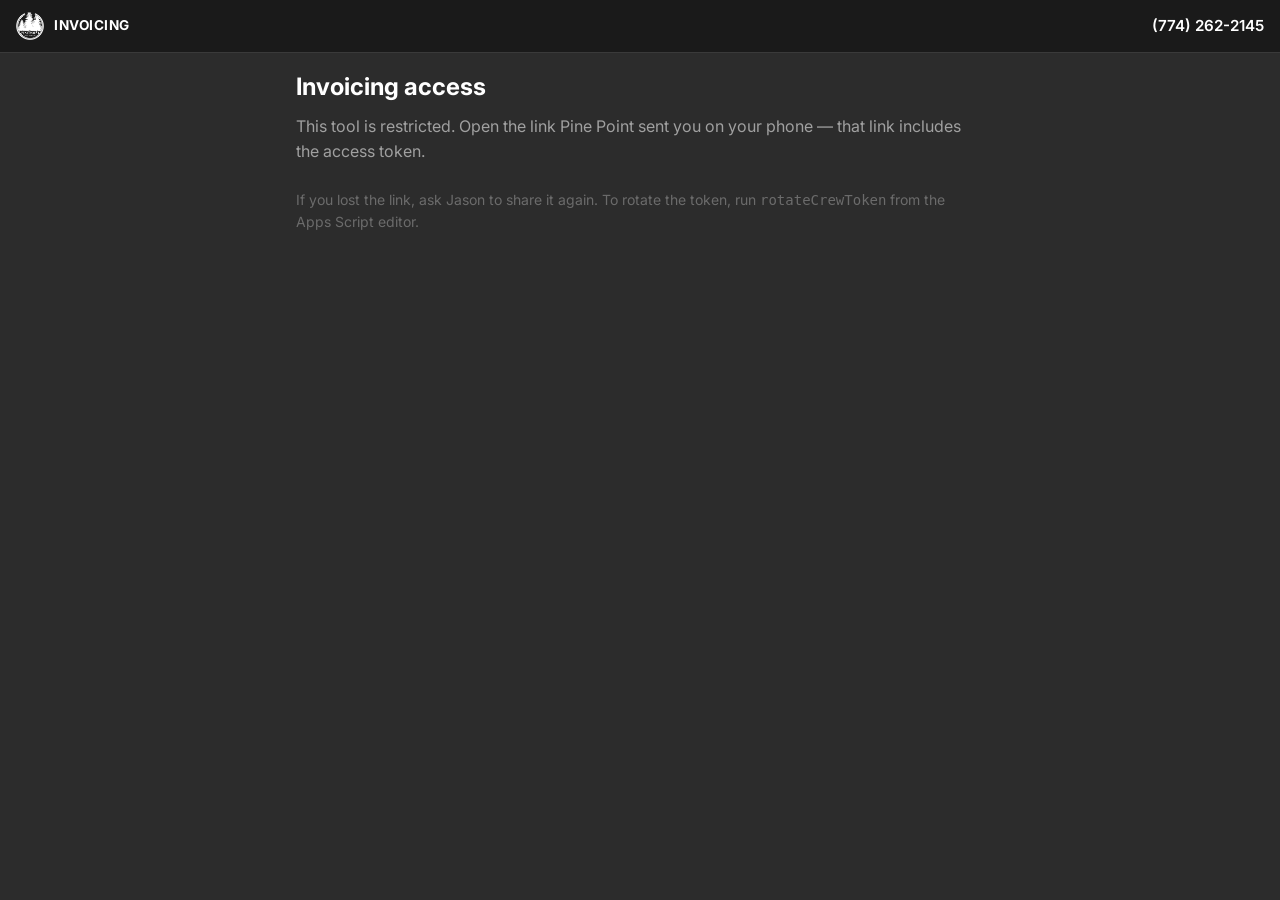
<file: crew.html>
<!DOCTYPE html>
<html lang="en">
<head>
  <meta charset="UTF-8">
  <meta name="viewport" content="width=device-width, initial-scale=1.0">
  <meta name="robots" content="noindex,nofollow">
  <title>Invoicing · Pine Point Tree Service</title>
  <link rel="icon" type="image/x-icon" href="images/favicon.ico">
  <link rel="preconnect" href="https://fonts.googleapis.com">
  <link rel="preconnect" href="https://fonts.gstatic.com" crossorigin>
  <link href="https://fonts.googleapis.com/css2?family=Inter:wght@400;500;600;700;800&display=swap" rel="stylesheet">
  <link rel="stylesheet" href="css/styles.css">
</head>
<body class="crew-page">

  <header class="crew-header">
    <div class="crew-header__brand">
      <img src="images/logo-white.png" alt="Pine Point" class="crew-header__logo">
      <span>Invoicing</span>
    </div>
    <a href="tel:+17742622145" class="crew-header__phone">(774) 262-2145</a>
  </header>

  <main class="crew-container">

    <!-- Locked: no token in URL or stored locally -->
    <section class="crew-view crew-view--locked" id="crew-locked">
      <h1>Invoicing access</h1>
      <p>This tool is restricted. Open the link Pine Point sent you on your phone — that link includes the access token.</p>
      <p style="color: var(--color-medium-gray); font-size: 0.875rem; margin-top: 24px;">If you lost the link, ask Jason to share it again. To rotate the token, run <code>rotateCrewToken</code> from the Apps Script editor.</p>
    </section>

    <!-- LIST: open leads / all leads -->
    <section class="crew-view crew-view--list" id="crew-list" style="display:none;">
      <div class="crew-list__top">
        <h1>Leads</h1>
        <button type="button" class="btn btn-primary" id="crew-new-lead-btn">+ New manual lead</button>
      </div>

      <div class="crew-filter-bar">
        <button type="button" class="crew-filter-btn is-active" data-filter="open">Open</button>
        <button type="button" class="crew-filter-btn" data-filter="all">Show all</button>
        <input type="search" class="crew-search" id="crew-search" placeholder="Search name or phone">
      </div>

      <div class="crew-loading" id="crew-list-loading">Loading leads…</div>
      <div class="crew-error" id="crew-list-error" style="display:none;"></div>
      <div class="crew-list-rows" id="crew-list-rows"></div>
      <div class="crew-empty" id="crew-list-empty" style="display:none;">No leads match this view.</div>
    </section>

    <!-- EDIT / CONFIRM -->
    <section class="crew-view crew-view--edit" id="crew-edit" style="display:none;">
      <button type="button" class="crew-back-btn" id="crew-back-btn">&larr; Back to leads</button>

      <h1 id="crew-edit-title">Confirm details</h1>
      <p class="crew-edit-meta" id="crew-edit-meta"></p>

      <form id="crew-edit-form" autocomplete="off" onsubmit="return false">

        <section class="crew-section">
          <h2 class="crew-section__title">Customer</h2>
          <div class="crew-row">
            <label>Name *<input type="text" id="crew-name" required></label>
            <label>Phone *<input type="tel" id="crew-phone" required></label>
          </div>
          <div class="crew-row">
            <label>Email<input type="email" id="crew-email"></label>
            <label>ZIP<input type="text" id="crew-zip" inputmode="numeric" maxlength="10"></label>
          </div>
          <label>Street address *<input type="text" id="crew-address" placeholder="39 Prospect St, Auburn MA 01501" required></label>
        </section>

        <section class="crew-section crew-section--readonly" id="crew-customer-said" style="display:none;">
          <h2 class="crew-section__title">What the customer said</h2>
          <p class="crew-readonly-hint">For your reference. Not shown on the customer's quote or invoice.</p>
          <div class="crew-readonly-rows" id="crew-customer-said-rows"></div>
          <div class="crew-readonly-notes" id="crew-customer-said-notes" style="display:none;">
            <div class="crew-readonly-notes__label">Their note</div>
            <div class="crew-readonly-notes__body" id="crew-customer-said-notes-body"></div>
          </div>
        </section>

        <section class="crew-section">
          <h2 class="crew-section__title">Job</h2>
          <label>Service<select id="crew-service">
            <option value="">— pick service —</option>
            <option value="removal">Tree Removal</option>
            <option value="trimming">Trimming &amp; Pruning</option>
            <option value="lot_clearing">Lot Clearing</option>
            <option value="other">Other</option>
          </select></label>

          <div class="crew-trees" id="crew-trees">
            <div class="crew-trees__label">Trees worked on</div>
            <div class="crew-trees__rows" id="crew-trees-rows"></div>
            <button type="button" class="crew-trees__add" id="crew-trees-add">+ Add tree</button>
          </div>

          <label>Description (auto-drafted, edit as needed)
            <textarea id="crew-description" rows="5"></textarea>
          </label>

          <div class="crew-row">
            <label>Final total *<input type="number" id="crew-total" min="0" step="50" required placeholder="3000"></label>
            <div class="crew-customer-est" id="crew-customer-est"></div>
          </div>

          <label>Note for the customer (appears on the quote / invoice)
            <input type="text" id="crew-customer-note" placeholder='e.g. "Great to meet you today, thanks for your time."'>
          </label>

          <label>Internal notes (NOT on customer doc)
            <input type="text" id="crew-notes" placeholder="Anything for your records">
          </label>
        </section>

        <div class="crew-actions">
          <button type="button" class="btn btn-primary btn-lg" id="crew-save-btn">Save Quote</button>
          <span class="crew-action-hint" id="crew-save-hint"></span>
        </div>
      </form>
    </section>

    <!-- SAVED -->
    <section class="crew-view crew-view--saved" id="crew-saved" style="display:none;">
      <h1 id="crew-saved-title">Quote saved</h1>
      <p>Quote <strong id="crew-saved-num"></strong> saved to the Quotes tab.</p>
      <p class="crew-saved-meta">Customer: <span id="crew-saved-customer"></span></p>

      <div class="crew-saved-actions">
        <button type="button" class="btn btn-primary btn-lg" id="crew-saved-view-pdf" disabled>View PDF</button>
        <button type="button" class="btn btn-outline" id="crew-saved-send-customer" disabled>Send to customer</button>
        <button type="button" class="btn btn-outline" id="crew-saved-send-self">Send to me first</button>
        <span class="crew-action-hint" id="crew-saved-hint"></span>
      </div>

      <div class="crew-saved-divider"></div>

      <div class="crew-saved-actions">
        <button type="button" class="btn btn-primary" id="crew-saved-mark-complete" style="display:none;">Mark complete and send invoice</button>
        <button type="button" class="btn btn-outline" id="crew-saved-back">Back to leads</button>
        <button type="button" class="btn btn-outline" id="crew-saved-edit">Edit this quote</button>
      </div>
    </section>

  </main>

  <script src="js/crew.js"></script>
</body>
</html>
</file>
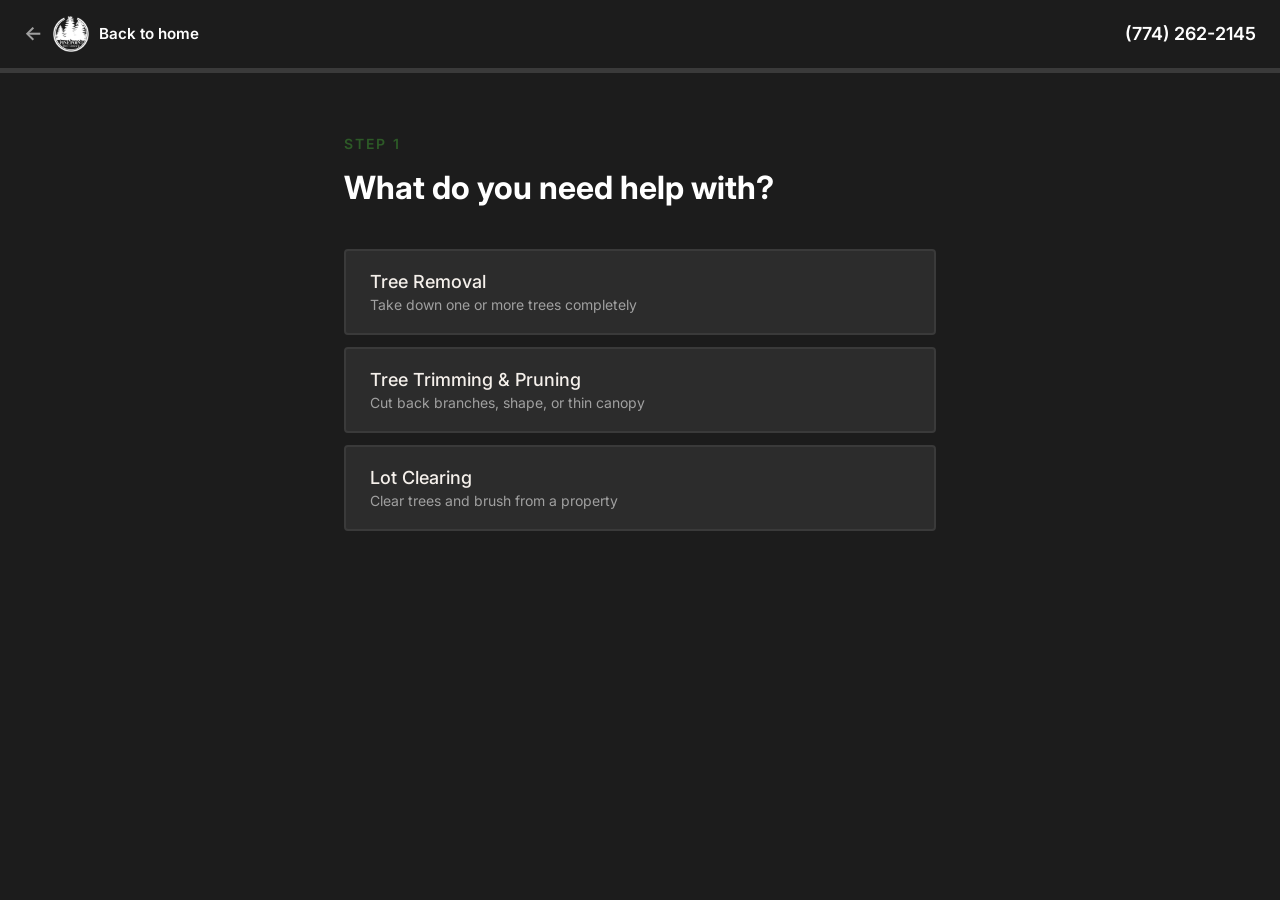
<file: estimate.html>
<!DOCTYPE html>
<html lang="en">
<head>
  <meta charset="UTF-8">
  <meta name="viewport" content="width=device-width, initial-scale=1.0">
  <title>Free Estimate | Pine Point Tree Service</title>
  <meta name="description" content="Get an instant tree service estimate online. Answer a few questions about your job and see a price range in under 60 seconds.">
  <link rel="icon" type="image/x-icon" href="images/favicon.ico">
  <link rel="preconnect" href="https://fonts.googleapis.com">
  <link rel="preconnect" href="https://fonts.gstatic.com" crossorigin>
  <link href="https://fonts.googleapis.com/css2?family=Inter:wght@400;500;600;700;800&display=swap" rel="stylesheet">
  <link rel="stylesheet" href="css/styles.css">
  <script src="js/analytics.js"></script>
</head>
<body class="estimate-page">

  <header class="estimate-header">
    <a href="index.html" class="estimate-header__back" aria-label="Back to home">
      <span class="estimate-header__back-arrow" aria-hidden="true">&larr;</span>
      <img src="images/logo-white.png" alt="Pine Point Tree Service" class="estimate-header__back-logo">
      <span class="estimate-header__back-text">Back to home</span>
    </a>
    <a href="tel:+17742622145" class="estimate-header__phone">(774) 262-2145</a>
  </header>

  <div class="progress-bar">
    <div class="progress-bar__fill" id="progressFill" style="width: 0%"></div>
  </div>

  <div class="estimate-container">

    <!-- ==========================================
         STEP 1: Service Selection (all paths start here)
         ========================================== -->
    <div class="estimate-step active" data-step="service">
      <div class="estimate-step__number">Step 1</div>
      <h2 class="estimate-step__question">What do you need help with?</h2>
      <div class="estimate-options">
        <button class="estimate-option" data-value="removal" onclick="selectService('removal')">
          Tree Removal
          <span class="estimate-option__desc">Take down one or more trees completely</span>
        </button>
        <button class="estimate-option" data-value="trimming" onclick="selectService('trimming')">
          Tree Trimming &amp; Pruning
          <span class="estimate-option__desc">Cut back branches, shape, or thin canopy</span>
        </button>
        <button class="estimate-option" data-value="lot_clearing" onclick="selectService('lot_clearing')">
          Lot Clearing
          <span class="estimate-option__desc">Clear trees and brush from a property</span>
        </button>
      </div>
    </div>

    <!-- ==========================================
         TREE REMOVAL PATH
         ========================================== -->
    <div class="estimate-step" data-step="removal-1">
      <div class="estimate-step__number">Tree Removal</div>
      <h2 class="estimate-step__question">How many trees need to come down?</h2>
      <div class="estimate-options">
        <button class="estimate-option" data-key="treeCount" data-value="1" onclick="answer(this)">1 tree</button>
        <button class="estimate-option" data-key="treeCount" data-value="2-3" onclick="answer(this)">2–3 trees</button>
        <button class="estimate-option" data-key="treeCount" data-value="4-6" onclick="answer(this)">4–6 trees</button>
        <button class="estimate-option" data-key="treeCount" data-value="7+" onclick="answer(this)">7 or more</button>
      </div>
      <button class="estimate-back" onclick="goBack()">&larr; Back</button>
    </div>

    <div class="estimate-step" data-step="removal-2">
      <div class="estimate-step__number">Tree Removal</div>
      <h2 class="estimate-step__question">How tall are the trees?</h2>
      <p class="estimate-step__hint">If multiple, estimate the tallest one.</p>
      <div class="estimate-options">
        <button class="estimate-option" data-key="treeHeight" data-value="small" onclick="answer(this)">
          Small <span class="estimate-option__desc">Under 25 ft — about 1–2 stories</span>
        </button>
        <button class="estimate-option" data-key="treeHeight" data-value="medium" onclick="answer(this)">
          Medium <span class="estimate-option__desc">25–50 ft — about 2–4 stories</span>
        </button>
        <button class="estimate-option" data-key="treeHeight" data-value="large" onclick="answer(this)">
          Large <span class="estimate-option__desc">50–75 ft — taller than most houses</span>
        </button>
        <button class="estimate-option" data-key="treeHeight" data-value="xlarge" onclick="answer(this)">
          Very Large <span class="estimate-option__desc">75+ ft — heavy equipment likely needed</span>
        </button>
      </div>
      <button class="estimate-back" onclick="goBack()">&larr; Back</button>
    </div>

    <div class="estimate-step" data-step="removal-3">
      <div class="estimate-step__number">Tree Removal</div>
      <h2 class="estimate-step__question">Are the trees near anything?</h2>
      <div class="estimate-options">
        <button class="estimate-option" data-key="hazards" data-value="none" onclick="answer(this)">
          Open area <span class="estimate-option__desc">Nothing nearby that could be damaged</span>
        </button>
        <button class="estimate-option" data-key="hazards" data-value="house" onclick="answer(this)">
          Near house or structure <span class="estimate-option__desc">Could hit a building, deck, pool, or fence</span>
        </button>
        <button class="estimate-option" data-key="hazards" data-value="powerlines" onclick="answer(this)">
          Near power lines <span class="estimate-option__desc">Utility lines in the drop zone</span>
        </button>
        <button class="estimate-option" data-key="hazards" data-value="both" onclick="answer(this)">
          Both <span class="estimate-option__desc">Near structure and power lines</span>
        </button>
      </div>
      <button class="estimate-back" onclick="goBack()">&larr; Back</button>
    </div>

    <div class="estimate-step" data-step="removal-4">
      <div class="estimate-step__number">Tree Removal</div>
      <h2 class="estimate-step__question">Can a truck get to the trees?</h2>
      <div class="estimate-options">
        <button class="estimate-option" data-key="access" data-value="easy" onclick="answer(this)">
          Yes — easy access <span class="estimate-option__desc">Driveway or road right to the tree</span>
        </button>
        <button class="estimate-option" data-key="access" data-value="limited" onclick="answer(this)">
          Tight but possible <span class="estimate-option__desc">Narrow driveway, gates, obstacles</span>
        </button>
        <button class="estimate-option" data-key="access" data-value="none" onclick="answer(this)">
          No — backyard or difficult <span class="estimate-option__desc">Equipment can't reach, manual carry</span>
        </button>
      </div>
      <button class="estimate-back" onclick="goBack()">&larr; Back</button>
    </div>

    <div class="estimate-step" data-step="removal-5">
      <div class="estimate-step__number">Tree Removal</div>
      <h2 class="estimate-step__question">Will the trunk wood stay on the property?</h2>
      <div class="estimate-options">
        <button class="estimate-option" data-key="trunkWood" data-value="yes" onclick="answer(this, true)">
          Yes, leave the wood <span class="estimate-option__desc">Anything under 9" diameter is chipped and hauled away.</span>
        </button>
        <button class="estimate-option" data-key="trunkWood" data-value="no" onclick="answer(this, true)">
          No, haul it away
        </button>
      </div>
      <button class="estimate-back" onclick="goBack()">&larr; Back</button>
    </div>

    <!-- ==========================================
         TRIMMING / PRUNING PATH
         ========================================== -->
    <div class="estimate-step" data-step="trimming-1">
      <div class="estimate-step__number">Trimming &amp; Pruning</div>
      <h2 class="estimate-step__question">How many trees need trimming?</h2>
      <div class="estimate-options">
        <button class="estimate-option" data-key="treeCount" data-value="1" onclick="answer(this)">1 tree</button>
        <button class="estimate-option" data-key="treeCount" data-value="2-3" onclick="answer(this)">2–3 trees</button>
        <button class="estimate-option" data-key="treeCount" data-value="4-6" onclick="answer(this)">4–6 trees</button>
        <button class="estimate-option" data-key="treeCount" data-value="7+" onclick="answer(this)">7 or more</button>
      </div>
      <button class="estimate-back" onclick="goBack()">&larr; Back</button>
    </div>

    <div class="estimate-step" data-step="trimming-2">
      <div class="estimate-step__number">Trimming &amp; Pruning</div>
      <h2 class="estimate-step__question">What's the main concern?</h2>
      <div class="estimate-options">
        <button class="estimate-option" data-key="pruneType" data-value="overhang" onclick="answer(this)">
          Branches over the house, roof, or driveway
        </button>
        <button class="estimate-option" data-key="pruneType" data-value="shaping" onclick="answer(this)">
          General shaping or thinning
        </button>
        <button class="estimate-option" data-key="pruneType" data-value="deadwood" onclick="answer(this)">
          Dead or dangerous limbs
        </button>
        <button class="estimate-option" data-key="pruneType" data-value="clearance" onclick="answer(this)">
          Clearance from power lines, fence, or structure
        </button>
      </div>
      <button class="estimate-back" onclick="goBack()">&larr; Back</button>
    </div>

    <div class="estimate-step" data-step="trimming-3">
      <div class="estimate-step__number">Trimming &amp; Pruning</div>
      <h2 class="estimate-step__question">How tall are the trees?</h2>
      <div class="estimate-options">
        <button class="estimate-option" data-key="treeHeight" data-value="small" onclick="answer(this)">
          Small <span class="estimate-option__desc">Under 25 ft</span>
        </button>
        <button class="estimate-option" data-key="treeHeight" data-value="medium" onclick="answer(this)">
          Medium <span class="estimate-option__desc">25–50 ft</span>
        </button>
        <button class="estimate-option" data-key="treeHeight" data-value="large" onclick="answer(this)">
          Large <span class="estimate-option__desc">50–75 ft</span>
        </button>
        <button class="estimate-option" data-key="treeHeight" data-value="xlarge" onclick="answer(this)">
          Very Large <span class="estimate-option__desc">75+ ft</span>
        </button>
      </div>
      <button class="estimate-back" onclick="goBack()">&larr; Back</button>
    </div>

    <div class="estimate-step" data-step="trimming-4">
      <div class="estimate-step__number">Trimming &amp; Pruning</div>
      <h2 class="estimate-step__question">Can a truck get close?</h2>
      <div class="estimate-options">
        <button class="estimate-option" data-key="access" data-value="easy" onclick="answer(this, true)">
          Yes — easy access
        </button>
        <button class="estimate-option" data-key="access" data-value="limited" onclick="answer(this, true)">
          Tight but possible
        </button>
        <button class="estimate-option" data-key="access" data-value="none" onclick="answer(this, true)">
          No — backyard or difficult
        </button>
      </div>
      <button class="estimate-back" onclick="goBack()">&larr; Back</button>
    </div>

    <!-- ==========================================
         LOT CLEARING PATH
         ========================================== -->
    <div class="estimate-step" data-step="lot_clearing-1">
      <div class="estimate-step__number">Lot Clearing</div>
      <h2 class="estimate-step__question">How big is the area?</h2>
      <div class="estimate-options">
        <button class="estimate-option" data-key="lotSize" data-value="small" onclick="answer(this)">
          Small area <span class="estimate-option__desc">Backyard section, side yard, under 1/4 acre</span>
        </button>
        <button class="estimate-option" data-key="lotSize" data-value="medium" onclick="answer(this)">
          Medium lot <span class="estimate-option__desc">1/4 to 1/2 acre</span>
        </button>
        <button class="estimate-option" data-key="lotSize" data-value="large" onclick="answer(this)">
          Large lot <span class="estimate-option__desc">1/2 to 1 acre</span>
        </button>
        <button class="estimate-option" data-key="lotSize" data-value="xlarge" onclick="answer(this)">
          1+ acres <span class="estimate-option__desc">Full property or large section</span>
        </button>
      </div>
      <button class="estimate-back" onclick="goBack()">&larr; Back</button>
    </div>

    <div class="estimate-step" data-step="lot_clearing-2">
      <div class="estimate-step__number">Lot Clearing</div>
      <h2 class="estimate-step__question">What's on the lot?</h2>
      <div class="estimate-options">
        <button class="estimate-option" data-key="lotDensity" data-value="brush" onclick="answer(this)">
          Mostly brush and small trees <span class="estimate-option__desc">Nothing over 20 ft</span>
        </button>
        <button class="estimate-option" data-key="lotDensity" data-value="mixed" onclick="answer(this)">
          Mix of brush and larger trees <span class="estimate-option__desc">Some trees 30–60 ft</span>
        </button>
        <button class="estimate-option" data-key="lotDensity" data-value="heavy" onclick="answer(this)">
          Dense woods with large trees <span class="estimate-option__desc">Mature hardwoods, 50+ ft</span>
        </button>
      </div>
      <button class="estimate-back" onclick="goBack()">&larr; Back</button>
    </div>

    <div class="estimate-step" data-step="lot_clearing-3">
      <div class="estimate-step__number">Lot Clearing</div>
      <h2 class="estimate-step__question">Can heavy equipment access the lot?</h2>
      <div class="estimate-options">
        <button class="estimate-option" data-key="access" data-value="easy" onclick="answer(this)">
          Yes — road or driveway access for large equipment
        </button>
        <button class="estimate-option" data-key="access" data-value="limited" onclick="answer(this)">
          Limited — some access but tight
        </button>
        <button class="estimate-option" data-key="access" data-value="none" onclick="answer(this)">
          Difficult — no clear access route
        </button>
      </div>
      <button class="estimate-back" onclick="goBack()">&larr; Back</button>
    </div>

    <div class="estimate-step" data-step="lot_clearing-4">
      <div class="estimate-step__number">Lot Clearing</div>
      <h2 class="estimate-step__question">What's the end goal?</h2>
      <div class="estimate-options">
        <button class="estimate-option" data-key="endGoal" data-value="build" onclick="answer(this)">
          Construction or building <span class="estimate-option__desc">Need it cleared to grade</span>
        </button>
        <button class="estimate-option" data-key="endGoal" data-value="yard" onclick="answer(this)">
          Yard or lawn <span class="estimate-option__desc">Want usable open space. We bring in loam, seed, and straw for the finish.</span>
        </button>
        <button class="estimate-option" data-key="endGoal" data-value="thin" onclick="answer(this)">
          Selective thinning <span class="estimate-option__desc">Keep some trees, remove the rest</span>
        </button>
        <button class="estimate-option" data-key="endGoal" data-value="as_is" onclick="answer(this)">
          Leave as is <span class="estimate-option__desc">We clear the lot. No grading, fill, or seeding.</span>
        </button>
      </div>
      <button class="estimate-back" onclick="goBack()">&larr; Back</button>
    </div>

    <div class="estimate-step" data-step="lot_clearing-5">
      <div class="estimate-step__number">Lot Clearing</div>
      <h2 class="estimate-step__question">Will the trunk wood stay on the property?</h2>
      <div class="estimate-options">
        <button class="estimate-option" data-key="trunkWood" data-value="yes" onclick="answer(this, true)">
          Yes, leave the wood <span class="estimate-option__desc">Anything under 9" diameter is chipped and hauled away.</span>
        </button>
        <button class="estimate-option" data-key="trunkWood" data-value="no" onclick="answer(this, true)">
          No, haul it away
        </button>
      </div>
      <button class="estimate-back" onclick="goBack()">&larr; Back</button>
    </div>

    <!-- ==========================================
         CONTACT INFO (captures lead before showing price)
         ========================================== -->
    <div class="estimate-step" data-step="contact">
      <div class="estimate-step__number">One Last Step</div>
      <h2 class="estimate-step__question">Where should we send your estimate?</h2>
      <p style="color: var(--color-light-gray); margin-bottom: 24px;">We'll follow up to discuss your job and schedule a free on-site visit.</p>

      <form class="lead-form" id="contactForm" onsubmit="submitContact(event)">
        <div class="form-row">
          <div class="form-group">
            <label for="contact-name">Name *</label>
            <input type="text" id="contact-name" placeholder="Your name" required>
          </div>
          <div class="form-group">
            <label for="contact-phone">Phone *</label>
            <input type="tel" id="contact-phone" required>
          </div>
        </div>
        <div class="form-row">
          <div class="form-group">
            <label for="contact-email">Email</label>
            <input type="email" id="contact-email" placeholder="you@email.com">
          </div>
          <div class="form-group">
            <label for="contact-zip">ZIP code *</label>
            <input type="text" id="contact-zip" inputmode="numeric" pattern="\d{5}(-\d{4})?" maxlength="10" placeholder="01524" required>
          </div>
        </div>
        <div class="form-group">
          <label for="contact-notes">Anything else we should know?</label>
          <textarea id="contact-notes" rows="2" placeholder="Optional — describe anything specific about the job" style="padding: 14px 16px; background: var(--color-charcoal); border: 2px solid var(--color-dark-gray); border-radius: 4px; color: var(--color-white); font-family: var(--font-family); font-size: 1rem; resize: vertical; width: 100%;"></textarea>
        </div>
        <div class="form-group">
          <label>Photos (optional, up to 6 · 25 MB total) — helps us understand the job before we follow up</label>
          <input type="file" id="contact-photos" accept="image/*" multiple style="padding: 12px; background: var(--color-charcoal); border: 2px solid var(--color-dark-gray); border-radius: 4px; color: var(--color-light-gray); font-family: var(--font-family); width: 100%;">
          <div id="photo-list" class="photo-list"></div>
          <div id="photo-status" class="photo-status"></div>
        </div>
        <div class="form-submit">
          <button type="submit" class="btn btn-primary btn-lg" style="width: 100%;">See My Estimate</button>
        </div>
      </form>
      <button class="estimate-back" onclick="goBack()">&larr; Back</button>
    </div>

    <!-- ==========================================
         RESULT (shown after contact info submitted)
         ========================================== -->
    <div class="estimate-step" data-step="result">
      <div class="estimate-result">
        <span class="section-label">Your Estimate</span>
        <h2 class="estimate-step__question" style="margin-bottom: 8px;">Estimated Cost</h2>

        <div id="priceRangeContainer" class="estimate-result__range">
          <div class="estimate-tier">
            <div class="estimate-tier__label">Low</div>
            <div class="estimate-tier__price" id="priceLow">$—</div>
          </div>
          <div class="estimate-tier estimate-tier--typical">
            <div class="estimate-tier__label">Typical</div>
            <div class="estimate-tier__price" id="priceTypical">$—</div>
          </div>
          <div class="estimate-tier">
            <div class="estimate-tier__label">High</div>
            <div class="estimate-tier__price" id="priceHigh">$—</div>
          </div>
        </div>

        <div id="callForPriceContainer" style="display:none; text-align:center; padding: 32px 0 16px;">
          <div style="font-size: 1.1rem; color: var(--color-light-gray); margin-bottom: 8px;">Jobs over 1 acre vary too much for an online estimate.</div>
          <div style="font-size: 2rem; font-weight: 700; color: var(--color-white);">Call for pricing</div>
          <div style="margin-top: 12px;"><a href="tel:+17742622145" style="color: var(--color-green); font-size: 1.2rem; font-weight: 600;">(774) 262-2145</a></div>
        </div>

        <p class="estimate-result__breakdown" id="resultBreakdown"></p>

        <div class="estimate-result__disclaimer">
          <p style="margin:0;">This is an online estimate, not a quote. Final pricing is determined after a free on-site inspection. Actual costs may vary based on tree species, root structure, ground conditions, and other factors.</p>
          <p style="margin:8px 0 0;">Note. Pines and other evergreens typically run about 10% higher than hardwoods due to disposal costs and density.</p>
        </div>

        <!-- Primary CTAs — two clear action paths -->
        <div class="estimate-result__next-steps">
          <h3 style="color: var(--color-white); margin-bottom: 8px;">Ready for the next step?</h3>
          <p style="color: var(--color-light-gray); margin-bottom: 24px;">Get an exact quote with a free on-site visit. Call us now or schedule a time that works for you.</p>

          <div style="display: grid; gap: 12px;">
            <button class="btn btn-primary btn-lg" style="width: 100%; justify-content: center;" onclick="openScheduleModal()">
              Schedule a Follow-Up
            </button>
            <p style="text-align: center; font-size: 0.85rem; color: var(--color-pine-green, #2D5A27); font-weight: 600; margin: -4px 0 0; letter-spacing: 0.01em;">⏳ Our schedule fills up fast — the sooner you reach out, the sooner we can lock you in.</p>
            <a href="tel:+17742622145" class="btn btn-outline btn-lg" style="width: 100%; justify-content: center;">
              Call Now — (774) 262-2145
            </a>
          </div>
        </div>
      </div>
    </div>

  </div>

  <!-- Schedule Follow-Up Modal — compact, no scroll -->
  <div class="modal-overlay" id="scheduleModal" style="display:none;">
    <div class="modal modal--compact">
      <button class="modal__close" onclick="closeScheduleModal()">&times;</button>
      <h3 class="modal__title">Schedule a Follow-Up</h3>
      <p class="modal__subtitle">Tell us how to reach you and we'll be in touch to set up a free on-site visit.</p>

      <form class="lead-form" id="scheduleForm" onsubmit="submitSchedule(event)" style="gap: 10px;">
        <div class="form-row">
          <div class="form-group" style="margin-bottom:0">
            <label for="sched-name">Name *</label>
            <input type="text" id="sched-name" placeholder="Your name" required>
          </div>
          <div class="form-group" style="margin-bottom:0">
            <label for="sched-phone">Phone *</label>
            <input type="tel" id="sched-phone" required>
          </div>
        </div>
        <div class="form-group" style="margin-bottom:0">
          <label for="sched-email">Email <span id="sched-email-optional" style="color:var(--color-medium-gray);font-weight:400">(optional)</span><span id="sched-email-required" style="display:none"> *</span></label>
          <input type="email" id="sched-email" placeholder="you@email.com">
        </div>
        <div class="form-group" style="margin-bottom:0">
          <label for="sched-address">Property address *</label>
          <input type="text" id="sched-address" placeholder="Where the work would happen" autocomplete="street-address" required>
        </div>
        <div class="form-group" style="margin-bottom:0">
          <label>How should we reach you? *</label>
          <div class="sched-method-group">
            <button type="button" class="sched-method-btn" data-method="email" onclick="onSchedMethodSelect('email')">Email</button>
            <button type="button" class="sched-method-btn" data-method="text" onclick="onSchedMethodSelect('text')">Text</button>
            <button type="button" class="sched-method-btn" data-method="phone_call" onclick="onSchedMethodSelect('phone_call')">Phone call</button>
          </div>
        </div>
        <div id="sched-time-row" class="form-group" style="display:none; margin-bottom:0">
          <label for="sched-time">Best time to call *</label>
          <select id="sched-time">
            <option value="">When should we call?</option>
            <option value="morning">Morning (8–12)</option>
            <option value="afternoon">Afternoon (12–4)</option>
            <option value="evening">Evening (4–7)</option>
            <option value="weekend">Weekend</option>
          </select>
        </div>
        <div class="form-group" style="margin-bottom:0">
          <label for="sched-notes">Quick note <span style="color:var(--color-medium-gray);font-weight:400">(optional)</span></label>
          <input type="text" id="sched-notes" placeholder="Anything we should know...">
        </div>
        <button type="submit" id="sched-submit-btn" class="btn btn-primary" style="width: 100%; margin-top: 8px; padding: 12px;">Schedule a Follow-Up</button>
      </form>

      <div id="scheduleConfirmation" style="display: none; text-align: center; padding: 20px 16px;">
        <p style="color: var(--color-green); font-weight: 700; font-size: 1.125rem; margin-bottom: 6px;" id="schedConfirmHeadline">You're on the list.</p>
        <p style="color: var(--color-light-gray); font-size: 0.9rem;" id="schedConfirmDetail">We'll be in touch soon.</p>
        <p style="color: var(--color-light-gray); font-size: 0.9rem; margin-top: 4px;">Need us sooner? <a href="tel:+17742622145" style="color: var(--color-white); text-decoration: underline; white-space: nowrap;">(774)&nbsp;262-2145</a></p>
        <a href="index.html" class="btn btn-outline" style="margin-top: 18px; display: inline-block;">Back to homepage</a>
      </div>
    </div>
  </div>

  <script src="js/estimate.js"></script>
</body>
</html>
</file>
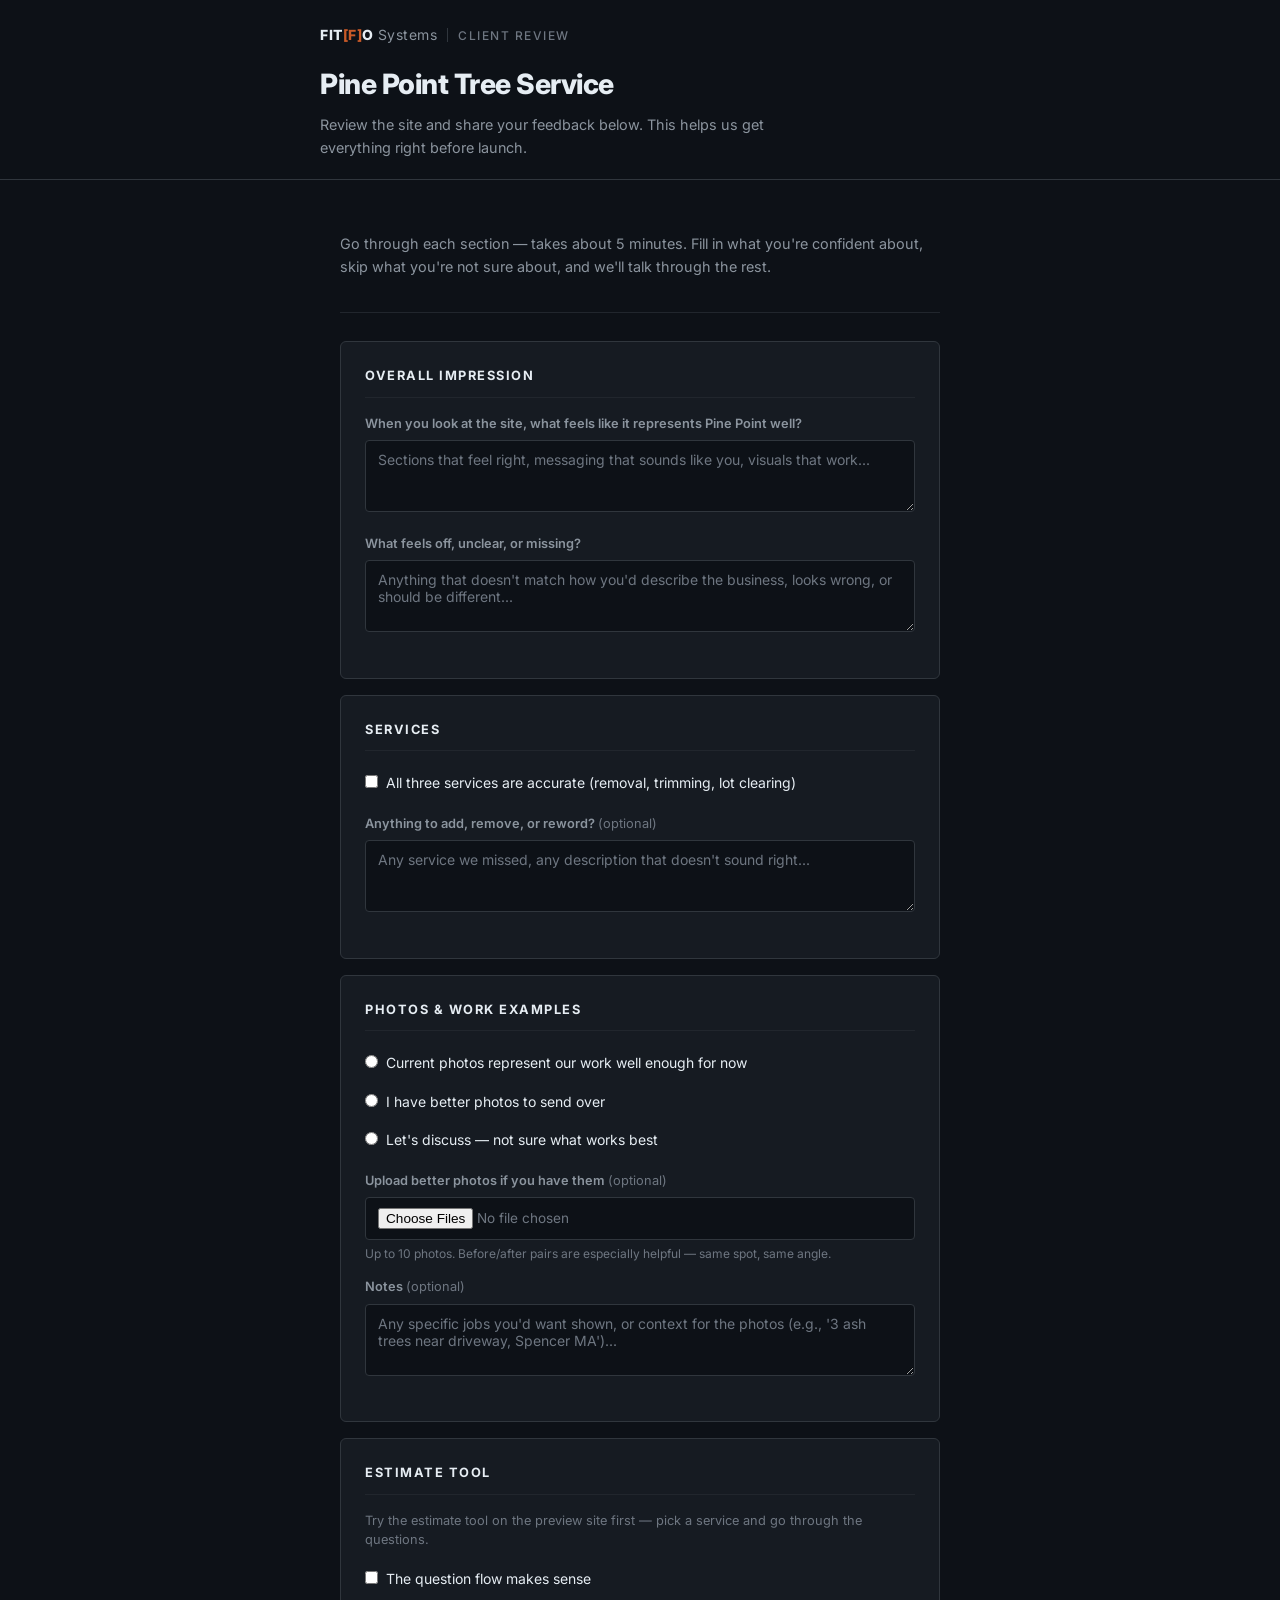
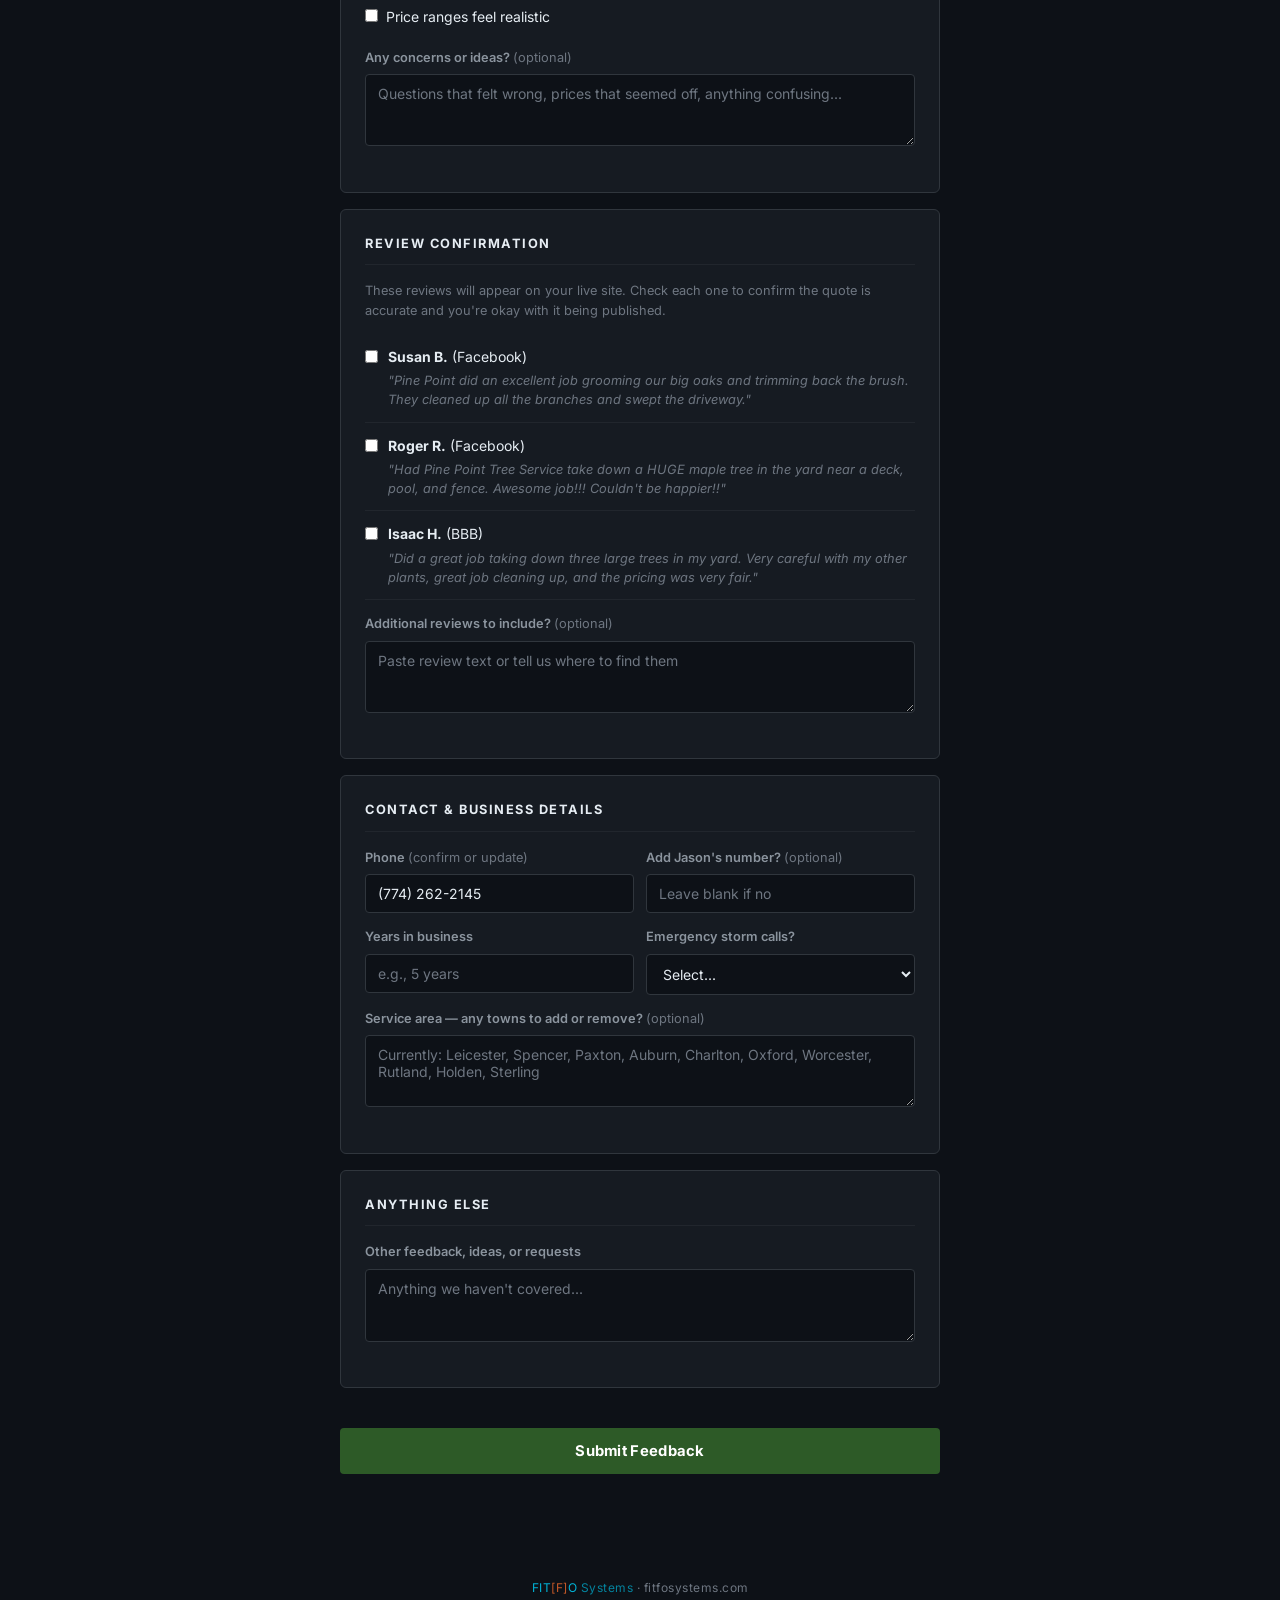
<file: feedback.html>
<!DOCTYPE html>
<html lang="en">
<head>
  <meta charset="UTF-8">
  <meta name="viewport" content="width=device-width, initial-scale=1.0">
  <title>Client Review — Pine Point Tree Service | FITFO Systems</title>
  <link rel="preconnect" href="https://fonts.googleapis.com">
  <link rel="preconnect" href="https://fonts.gstatic.com" crossorigin>
  <link href="https://fonts.googleapis.com/css2?family=Inter:wght@400;500;600;700;800&display=swap" rel="stylesheet">
  <style>
    *, *::before, *::after { box-sizing: border-box; margin: 0; padding: 0; }

    :root {
      --bg: #0D1117;
      --surface: #161B22;
      --surface-hover: #1C2128;
      --border: #30363D;
      --border-light: #21262D;
      --text-primary: #E6EDF3;
      --text-secondary: #8B949E;
      --text-muted: #6E7681;
      --green: #2D5A27;
      --green-bright: #3FB950;
      --blue: #00B4D8;
      --amber: #F4A261;
      --font: 'Inter', -apple-system, BlinkMacSystemFont, sans-serif;
    }

    html { font-size: 16px; -webkit-font-smoothing: antialiased; }
    body { font-family: var(--font); background: var(--bg); color: var(--text-primary); line-height: 1.6; min-height: 100vh; }

    /* === HEADER === */
    .header {
      border-bottom: 1px solid var(--border);
      padding: 24px 24px 20px;
    }
    .header__inner {
      max-width: 640px;
      margin: 0 auto;
    }
    .header__brand {
      display: flex;
      align-items: center;
      gap: 10px;
      margin-bottom: 16px;
    }
    .header__fitfo {
      font-size: 0.875rem;
      font-weight: 800;
      letter-spacing: 0.5px;
      color: var(--text-primary);
    }
    .header__fitfo .br {
      color: #c85a28;
    }
    .header__fitfo .sys {
      font-weight: 400;
      margin-left: 4px;
      color: var(--text-secondary);
    }
    .header__divider {
      width: 1px;
      height: 14px;
      background: var(--border);
    }
    .header__project {
      font-size: 0.75rem;
      font-weight: 500;
      color: var(--text-muted);
      text-transform: uppercase;
      letter-spacing: 1.5px;
    }
    .header__title {
      font-size: 1.75rem;
      font-weight: 800;
      color: var(--text-primary);
      letter-spacing: -0.5px;
      margin-bottom: 6px;
    }
    .header__subtitle {
      font-size: 0.9rem;
      color: var(--text-secondary);
      max-width: 480px;
    }

    /* === CONTAINER === */
    .container {
      max-width: 640px;
      margin: 0 auto;
      padding: 32px 20px 80px;
    }

    .intro {
      padding: 20px 0 28px;
      border-bottom: 1px solid var(--border-light);
      margin-bottom: 28px;
    }
    .intro p {
      color: var(--text-secondary);
      font-size: 0.9rem;
      margin-bottom: 6px;
    }

    /* === SECTIONS === */
    .section {
      background: var(--surface);
      border: 1px solid var(--border);
      border-radius: 6px;
      padding: 24px;
      margin-bottom: 16px;
    }
    .section__title {
      font-size: 0.8rem;
      font-weight: 700;
      color: var(--text-primary);
      text-transform: uppercase;
      letter-spacing: 1.5px;
      margin-bottom: 16px;
      padding-bottom: 10px;
      border-bottom: 1px solid var(--border-light);
    }
    .section__note {
      font-size: 0.8rem;
      color: var(--text-muted);
      margin-bottom: 14px;
      line-height: 1.5;
    }

    /* === FORM ELEMENTS === */
    label {
      display: block;
      font-size: 0.8rem;
      font-weight: 600;
      color: var(--text-secondary);
      margin-bottom: 6px;
    }
    .label-hint {
      font-weight: 400;
      color: var(--text-muted);
    }

    input[type="text"],
    input[type="tel"],
    input[type="email"],
    textarea,
    select {
      width: 100%;
      padding: 10px 12px;
      background: var(--bg);
      border: 1px solid var(--border);
      border-radius: 4px;
      font-family: var(--font);
      font-size: 0.875rem;
      color: var(--text-primary);
      margin-bottom: 14px;
      transition: border-color 0.2s;
    }
    input:focus, textarea:focus, select:focus {
      outline: none;
      border-color: var(--blue);
    }
    input::placeholder, textarea::placeholder { color: var(--text-muted); }
    textarea { resize: vertical; min-height: 72px; }
    select { cursor: pointer; }

    input[type="file"] {
      width: 100%;
      padding: 10px 12px;
      background: var(--bg);
      border: 1px solid var(--border);
      border-radius: 4px;
      color: var(--text-muted);
      font-family: var(--font);
      font-size: 0.85rem;
      margin-bottom: 4px;
    }

    /* Checkbox / Radio */
    .option-group { margin-bottom: 14px; }
    .option-group label {
      display: flex;
      align-items: flex-start;
      gap: 8px;
      font-weight: 400;
      font-size: 0.875rem;
      color: var(--text-primary);
      cursor: pointer;
      padding: 5px 0;
    }
    .option-group input[type="radio"],
    .option-group input[type="checkbox"] {
      margin-top: 3px;
      width: auto;
      accent-color: var(--green-bright);
    }

    /* Review confirmation items */
    .confirm-item {
      display: flex;
      align-items: flex-start;
      gap: 10px;
      padding: 12px 0;
      border-bottom: 1px solid var(--border-light);
    }
    .confirm-item:last-of-type { border-bottom: none; }
    .confirm-item input[type="checkbox"] {
      margin-top: 4px;
      width: auto;
      accent-color: var(--green-bright);
    }
    .confirm-item__text {
      font-size: 0.875rem;
      color: var(--text-primary);
    }
    .confirm-item__quote {
      font-size: 0.8rem;
      color: var(--text-muted);
      font-style: italic;
      margin-top: 3px;
      line-height: 1.5;
    }

    /* Row layout */
    .row { display: grid; grid-template-columns: 1fr 1fr; gap: 12px; }
    @media (max-width: 500px) { .row { grid-template-columns: 1fr; } }

    /* Submit */
    .submit-area {
      padding: 24px 0 0;
    }
    .btn-submit {
      width: 100%;
      background: var(--green);
      color: #fff;
      border: none;
      padding: 14px 32px;
      font-family: var(--font);
      font-size: 0.925rem;
      font-weight: 700;
      border-radius: 4px;
      cursor: pointer;
      transition: background 0.2s;
      letter-spacing: 0.3px;
    }
    .btn-submit:hover { background: #3A7432; }
    .btn-submit:disabled { opacity: 0.6; cursor: not-allowed; }

    /* Confirmation */
    .confirmation {
      display: none;
      text-align: center;
      padding: 64px 24px;
    }
    .confirmation__check {
      width: 48px;
      height: 48px;
      border: 2px solid var(--green-bright);
      border-radius: 50%;
      display: flex;
      align-items: center;
      justify-content: center;
      margin: 0 auto 20px;
      color: var(--green-bright);
      font-size: 1.25rem;
    }
    .confirmation h2 {
      font-size: 1.25rem;
      font-weight: 700;
      color: var(--text-primary);
      margin-bottom: 10px;
    }
    .confirmation p {
      color: var(--text-secondary);
      font-size: 0.9rem;
      max-width: 400px;
      margin: 0 auto;
      line-height: 1.6;
    }
    .confirmation p + p { margin-top: 8px; }

    /* Footer */
    .footer {
      text-align: center;
      padding: 24px;
      font-size: 0.75rem;
      color: var(--text-muted);
      letter-spacing: 0.5px;
    }
    .footer a { color: var(--blue); text-decoration: none; }
  </style>
  <script src="js/analytics.js"></script>
</head>
<body>

  <!-- FITFO-first header -->
  <div class="header">
    <div class="header__inner">
      <div class="header__brand">
        <span class="header__fitfo">FIT<span class="br">[F]</span>O<span class="sys">Systems</span></span>
        <span class="header__divider"></span>
        <span class="header__project">Client Review</span>
      </div>
      <h1 class="header__title">Pine Point Tree Service</h1>
      <p class="header__subtitle">Review the site and share your feedback below. This helps us get everything right before launch.</p>
    </div>
  </div>

  <div class="container">

    <div id="feedbackForm">

      <div class="intro">
        <p>Go through each section — takes about 5 minutes. Fill in what you're confident about, skip what you're not sure about, and we'll talk through the rest.</p>
      </div>

      <form onsubmit="submitFeedback(event)">

        <!-- Overall -->
        <div class="section">
          <h2 class="section__title">Overall Impression</h2>
          <label>When you look at the site, what feels like it represents Pine Point well?</label>
          <textarea name="strengths" placeholder="Sections that feel right, messaging that sounds like you, visuals that work..."></textarea>
          <label>What feels off, unclear, or missing?</label>
          <textarea name="changes" placeholder="Anything that doesn't match how you'd describe the business, looks wrong, or should be different..."></textarea>
        </div>

        <!-- Services -->
        <div class="section">
          <h2 class="section__title">Services</h2>
          <div class="option-group">
            <label><input type="checkbox" name="services_accurate" value="yes"> All three services are accurate (removal, trimming, lot clearing)</label>
          </div>
          <label>Anything to add, remove, or reword? <span class="label-hint">(optional)</span></label>
          <textarea name="services_notes" rows="2" placeholder="Any service we missed, any description that doesn't sound right..."></textarea>
        </div>

        <!-- Photos -->
        <div class="section">
          <h2 class="section__title">Photos &amp; Work Examples</h2>
          <div class="option-group">
            <label><input type="radio" name="photos_quality" value="good"> Current photos represent our work well enough for now</label>
            <label><input type="radio" name="photos_quality" value="have_better"> I have better photos to send over</label>
            <label><input type="radio" name="photos_quality" value="need_discuss"> Let's discuss — not sure what works best</label>
          </div>
          <label>Upload better photos if you have them <span class="label-hint">(optional)</span></label>
          <input type="file" id="photo-uploads" accept="image/*" multiple>
          <p style="font-size: 0.75rem; color: var(--text-muted); margin-bottom: 14px;">Up to 10 photos. Before/after pairs are especially helpful — same spot, same angle.</p>
          <label>Notes <span class="label-hint">(optional)</span></label>
          <textarea name="photos_notes" rows="2" placeholder="Any specific jobs you'd want shown, or context for the photos (e.g., '3 ash trees near driveway, Spencer MA')..."></textarea>
        </div>

        <!-- Estimate Tool -->
        <div class="section">
          <h2 class="section__title">Estimate Tool</h2>
          <p class="section__note">Try the estimate tool on the preview site first — pick a service and go through the questions.</p>
          <div class="option-group">
            <label><input type="checkbox" name="estimate_flow" value="yes"> The question flow makes sense</label>
            <label><input type="checkbox" name="estimate_pricing" value="yes"> Price ranges feel realistic</label>
          </div>
          <label>Any concerns or ideas? <span class="label-hint">(optional)</span></label>
          <textarea name="estimate_notes" rows="2" placeholder="Questions that felt wrong, prices that seemed off, anything confusing..."></textarea>
        </div>

        <!-- Reviews -->
        <div class="section">
          <h2 class="section__title">Review Confirmation</h2>
          <p class="section__note">These reviews will appear on your live site. Check each one to confirm the quote is accurate and you're okay with it being published.</p>

          <div class="confirm-item">
            <input type="checkbox" name="review_susan" value="approved">
            <div>
              <div class="confirm-item__text"><strong>Susan B.</strong> (Facebook)</div>
              <div class="confirm-item__quote">"Pine Point did an excellent job grooming our big oaks and trimming back the brush. They cleaned up all the branches and swept the driveway."</div>
            </div>
          </div>

          <div class="confirm-item">
            <input type="checkbox" name="review_roger" value="approved">
            <div>
              <div class="confirm-item__text"><strong>Roger R.</strong> (Facebook)</div>
              <div class="confirm-item__quote">"Had Pine Point Tree Service take down a HUGE maple tree in the yard near a deck, pool, and fence. Awesome job!!! Couldn't be happier!!"</div>
            </div>
          </div>

          <div class="confirm-item">
            <input type="checkbox" name="review_isaac" value="approved">
            <div>
              <div class="confirm-item__text"><strong>Isaac H.</strong> (BBB)</div>
              <div class="confirm-item__quote">"Did a great job taking down three large trees in my yard. Very careful with my other plants, great job cleaning up, and the pricing was very fair."</div>
            </div>
          </div>

          <div style="margin-top: 14px;">
            <label>Additional reviews to include? <span class="label-hint">(optional)</span></label>
            <textarea name="additional_reviews" rows="2" placeholder="Paste review text or tell us where to find them"></textarea>
          </div>
        </div>

        <!-- Contact / Business -->
        <div class="section">
          <h2 class="section__title">Contact &amp; Business Details</h2>
          <div class="row">
            <div>
              <label>Phone <span class="label-hint">(confirm or update)</span></label>
              <input type="tel" name="phone" value="(774) 262-2145">
            </div>
            <div>
              <label>Add Jason's number? <span class="label-hint">(optional)</span></label>
              <input type="tel" name="jason_phone" placeholder="Leave blank if no">
            </div>
          </div>
          <div class="row">
            <div>
              <label>Years in business</label>
              <input type="text" name="years" placeholder="e.g., 5 years">
            </div>
            <div>
              <label>Emergency storm calls?</label>
              <select name="emergency">
                <option value="">Select...</option>
                <option value="yes">Yes — we handle storm calls</option>
                <option value="no">No — not at this time</option>
                <option value="discuss">Let's discuss</option>
              </select>
            </div>
          </div>
          <label>Service area — any towns to add or remove? <span class="label-hint">(optional)</span></label>
          <textarea name="service_area" rows="2" placeholder="Currently: Leicester, Spencer, Paxton, Auburn, Charlton, Oxford, Worcester, Rutland, Holden, Sterling"></textarea>
        </div>

        <!-- Additional -->
        <div class="section">
          <h2 class="section__title">Anything Else</h2>
          <label>Other feedback, ideas, or requests</label>
          <textarea name="additional" rows="3" placeholder="Anything we haven't covered..."></textarea>
        </div>

        <div class="submit-area">
          <button type="submit" class="btn-submit">Submit Feedback</button>
        </div>

      </form>
    </div>

    <!-- Confirmation -->
    <div class="confirmation" id="confirmation">
      <div class="confirmation__check">&#10003;</div>
      <h2>Thanks — we've got it.</h2>
      <p>We'll review your feedback and follow up shortly. If it's easier, we can go over everything on a call or in person too.</p>
      <p style="color: var(--text-muted); font-size: 0.85rem; margin-top: 16px;">Your responses are saved and tied to the project — nothing gets lost.</p>
    </div>

  </div>

  <div class="footer">
    <a href="https://fitfosystems.com" style="text-decoration:none;">FIT<span style="color:#c85a28;">[F]</span>O <span style="opacity:0.7;">Systems</span></a> &middot; fitfosystems.com
  </div>

  <script>
  const APPS_SCRIPT_URL = 'https://script.google.com/macros/s/AKfycbzgA3-QJDEI3Qfbmwm6hrsgYodQ7I_PWqQNaj4dOlBb2UdCd9SbRoe0qFgd_aq_bP5S/exec';

  function submitFeedback(e) {
    e.preventDefault();

    const form = e.target;
    const btn = form.querySelector('.btn-submit');
    btn.textContent = 'Sending...';
    btn.disabled = true;

    const data = {
      strengths: form.strengths?.value || '',
      changes: form.changes?.value || '',
      services_accurate: form.services_accurate?.checked ? 'yes' : '',
      services_notes: form.services_notes?.value || '',
      photos_quality: form.querySelector('input[name="photos_quality"]:checked')?.value || '',
      photos_notes: form.photos_notes?.value || '',
      estimate_flow: form.estimate_flow?.checked ? 'yes' : '',
      estimate_pricing: form.estimate_pricing?.checked ? 'yes' : '',
      estimate_notes: form.estimate_notes?.value || '',
      review_susan: form.review_susan?.checked ? 'approved' : '',
      review_roger: form.review_roger?.checked ? 'approved' : '',
      review_isaac: form.review_isaac?.checked ? 'approved' : '',
      additional_reviews: form.additional_reviews?.value || '',
      phone: form.phone?.value || '',
      jason_phone: form.jason_phone?.value || '',
      years: form.years?.value || '',
      emergency: form.emergency?.value || '',
      service_area: form.service_area?.value || '',
      additional: form.additional?.value || ''
    };

    // Note: photo uploads handled separately in production
    // For now, photos_quality + photos_notes capture the intent

    if (APPS_SCRIPT_URL && !APPS_SCRIPT_URL.includes('PASTE_YOUR')) {
      fetch(APPS_SCRIPT_URL, {
        method: 'POST',
        mode: 'no-cors',
        headers: { 'Content-Type': 'application/json' },
        body: JSON.stringify(data)
      }).then(() => {
        showConfirmation();
      }).catch(() => {
        showConfirmation();
      });
    } else {
      console.log('Form data (backend not configured):', data);
      showConfirmation();
    }
  }

  function showConfirmation() {
    document.getElementById('feedbackForm').style.display = 'none';
    document.getElementById('confirmation').style.display = 'block';
    window.scrollTo({ top: 0, behavior: 'smooth' });
  }
  </script>
</body>
</html>
</file>
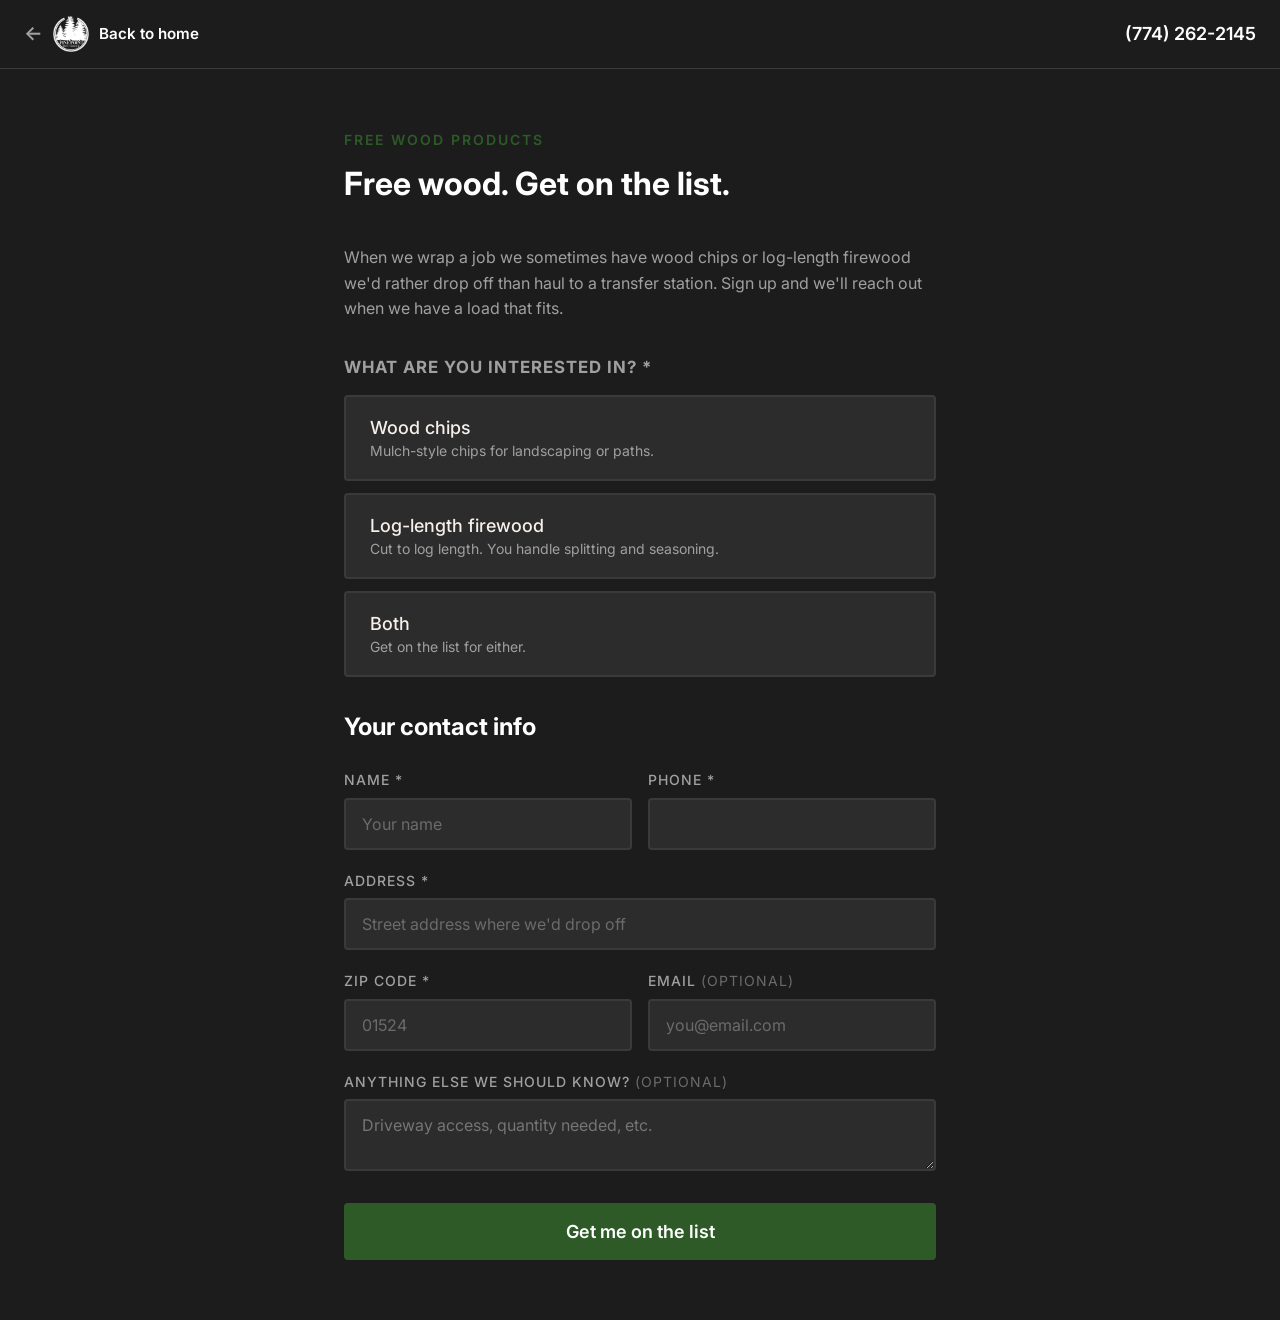
<file: wood-products.html>
<!DOCTYPE html>
<html lang="en">
<head>
  <meta charset="UTF-8">
  <meta name="viewport" content="width=device-width, initial-scale=1.0">
  <title>Free Wood Chips and Log Firewood | Pine Point Tree Service</title>
  <meta name="description" content="Free wood chips and log-length firewood from Pine Point Tree Service in Leicester, MA. Sign up to get on the list.">
  <link rel="icon" type="image/x-icon" href="images/favicon.ico">
  <link rel="preconnect" href="https://fonts.googleapis.com">
  <link rel="preconnect" href="https://fonts.gstatic.com" crossorigin>
  <link href="https://fonts.googleapis.com/css2?family=Inter:wght@400;500;600;700;800&display=swap" rel="stylesheet">
  <link rel="stylesheet" href="css/styles.css">
  <script src="js/analytics.js"></script>
</head>
<body class="estimate-page">

  <header class="estimate-header">
    <a href="index.html" class="estimate-header__back" aria-label="Back to home">
      <span class="estimate-header__back-arrow" aria-hidden="true">&larr;</span>
      <img src="images/logo-white.png" alt="Pine Point Tree Service" class="estimate-header__back-logo">
      <span class="estimate-header__back-text">Back to home</span>
    </a>
    <a href="tel:+17742622145" class="estimate-header__phone">(774) 262-2145</a>
  </header>

  <div class="estimate-container">

    <div class="estimate-step active" data-step="wood-1">
      <div class="estimate-step__number">Free Wood Products</div>
      <h2 class="estimate-step__question">Free wood. Get on the list.</h2>
      <p style="color: var(--color-light-gray); margin-bottom: 24px;">When we wrap a job we sometimes have wood chips or log-length firewood we'd rather drop off than haul to a transfer station. Sign up and we'll reach out when we have a load that fits.</p>

      <form class="lead-form" id="woodForm" onsubmit="submitWood(event)">

        <div class="form-group">
          <label style="font-weight: 700; font-size: 1.05rem;">What are you interested in? *</label>
          <div class="estimate-options" style="margin-top: 8px;">
            <button type="button" class="estimate-option" data-key="productType" data-value="chips" onclick="onProductSelect(this)">
              Wood chips <span class="estimate-option__desc">Mulch-style chips for landscaping or paths.</span>
            </button>
            <button type="button" class="estimate-option" data-key="productType" data-value="logs" onclick="onProductSelect(this)">
              Log-length firewood <span class="estimate-option__desc">Cut to log length. You handle splitting and seasoning.</span>
            </button>
            <button type="button" class="estimate-option" data-key="productType" data-value="both" onclick="onProductSelect(this)">
              Both <span class="estimate-option__desc">Get on the list for either.</span>
            </button>
          </div>
        </div>

        <div class="form-group" id="woodMixGroup" style="display: none;">
          <label style="font-weight: 700; font-size: 1.05rem;">Wood preference *</label>
          <p style="color: var(--color-medium-gray); font-size: 0.875rem; margin-top: 4px;">For log-length firewood only.</p>
          <div class="estimate-options" style="margin-top: 8px;">
            <button type="button" class="estimate-option" data-key="woodMix" data-value="mixed" onclick="onMixSelect(this)">
              Hardwood and softwood mix <span class="estimate-option__desc">Whatever's on the truck. More volume, faster fill.</span>
            </button>
            <button type="button" class="estimate-option" data-key="woodMix" data-value="hardwood_only" onclick="onMixSelect(this)">
              Hardwood only <span class="estimate-option__desc">Oak, maple, birch. May take longer to match a load.</span>
            </button>
          </div>
        </div>

        <h3 style="color: var(--color-white); margin: 16px 0 8px;">Your contact info</h3>

        <div class="form-row">
          <div class="form-group">
            <label for="wood-name">Name *</label>
            <input type="text" id="wood-name" placeholder="Your name" required>
          </div>
          <div class="form-group">
            <label for="wood-phone">Phone *</label>
            <input type="tel" id="wood-phone" required>
          </div>
        </div>
        <div class="form-group">
          <label for="wood-address">Address *</label>
          <input type="text" id="wood-address" placeholder="Street address where we'd drop off" autocomplete="street-address" required>
        </div>
        <div class="form-row">
          <div class="form-group">
            <label for="wood-zip">ZIP code *</label>
            <input type="text" id="wood-zip" inputmode="numeric" pattern="\d{5}(-\d{4})?" maxlength="10" placeholder="01524" required>
          </div>
          <div class="form-group">
            <label for="wood-email">Email <span style="color: var(--color-medium-gray); font-weight: 400;">(optional)</span></label>
            <input type="email" id="wood-email" placeholder="you@email.com">
          </div>
        </div>
        <div class="form-group">
          <label for="wood-notes">Anything else we should know? <span style="color: var(--color-medium-gray); font-weight: 400;">(optional)</span></label>
          <textarea id="wood-notes" rows="2" placeholder="Driveway access, quantity needed, etc." style="padding: 14px 16px; background: var(--color-charcoal); border: 2px solid var(--color-dark-gray); border-radius: 4px; color: var(--color-white); font-family: var(--font-family); font-size: 1rem; resize: vertical; width: 100%;"></textarea>
        </div>
        <div class="form-submit">
          <button type="submit" class="btn btn-primary btn-lg" style="width: 100%;">Get me on the list</button>
        </div>
      </form>
    </div>

    <div class="estimate-step" data-step="wood-confirm">
      <div class="estimate-result">
        <span class="section-label">All set</span>
        <h2 class="estimate-step__question" style="margin-bottom: 8px;">You're on the list.</h2>
        <p style="color: var(--color-light-gray); margin-bottom: 24px;">Pine Point will reach out when we have a load that fits. Free pickup or drop-off in the local area.</p>
        <div style="display: grid; gap: 12px;">
          <a href="tel:+17742622145" class="btn btn-outline btn-lg" style="width: 100%; justify-content: center;">
            Call Now (774) 262-2145
          </a>
          <a href="index.html" class="btn btn-outline" style="width: 100%; justify-content: center;">
            Back to homepage
          </a>
        </div>
      </div>
    </div>

  </div>

  <script src="js/wood-products.js"></script>
</body>
</html>
</file>
<file: css/styles.css>
/* =============================================
   Pine Point Tree Service — Stylesheet
   Design: Clean, modern, rugged. No fluff.
   ============================================= */

/* --- Reset & Base --- */
*, *::before, *::after {
  box-sizing: border-box;
  margin: 0;
  padding: 0;
}

:root {
  --color-black: #1C1C1C;
  --color-charcoal: #2C2C2C;
  --color-dark-gray: #3A3A3A;
  --color-medium-gray: #6B6B6B;
  --color-light-gray: #A0A0A0;
  --color-off-white: #F5F0EB;
  --color-white: #FFFFFF;
  --color-green: #2D5A27;
  --color-green-hover: #3A7432;
  --color-rust: #8B4513;
  --color-rust-hover: #A0522D;
  --color-overlay: rgba(28, 28, 28, 0.7);

  --font-family: 'Inter', -apple-system, BlinkMacSystemFont, 'Segoe UI', sans-serif;
  --font-size-base: 16px;
  --font-size-sm: 0.875rem;
  --font-size-lg: 1.125rem;
  --font-size-xl: 1.5rem;
  --font-size-2xl: 2rem;
  --font-size-3xl: 2.75rem;
  --font-size-4xl: 3.5rem;

  --max-width: 1200px;
  --nav-height: 72px;
  --section-padding: 80px 0;
  --card-radius: 4px;
  --transition: 0.3s ease;
}

html {
  font-size: var(--font-size-base);
  scroll-behavior: smooth;
  -webkit-font-smoothing: antialiased;
}

body {
  font-family: var(--font-family);
  color: var(--color-charcoal);
  background: var(--color-white);
  line-height: 1.6;
}

img {
  max-width: 100%;
  height: auto;
  display: block;
}

a {
  color: inherit;
  text-decoration: none;
}

ul { list-style: none; }

.container {
  max-width: var(--max-width);
  margin: 0 auto;
  padding: 0 24px;
}

/* --- Typography --- */
h1, h2, h3, h4 {
  font-weight: 700;
  line-height: 1.2;
  color: var(--color-black);
}

h1 { font-size: var(--font-size-4xl); }
h2 { font-size: var(--font-size-3xl); }
h3 { font-size: var(--font-size-xl); }

.section-label {
  font-size: var(--font-size-sm);
  font-weight: 600;
  text-transform: uppercase;
  letter-spacing: 2px;
  color: var(--color-green);
  margin-bottom: 12px;
}

/* --- Buttons --- */
.btn {
  display: inline-flex;
  align-items: center;
  justify-content: center;
  padding: 14px 32px;
  font-family: var(--font-family);
  font-size: var(--font-size-base);
  font-weight: 600;
  border-radius: var(--card-radius);
  border: 2px solid transparent;
  cursor: pointer;
  transition: all var(--transition);
  text-decoration: none;
  gap: 8px;
}

.btn-primary {
  background: var(--color-green);
  color: var(--color-white);
  border-color: var(--color-green);
}

.btn-primary:hover {
  background: var(--color-green-hover);
  border-color: var(--color-green-hover);
}

.btn-outline {
  background: transparent;
  color: var(--color-white);
  border-color: var(--color-white);
}

.btn-outline:hover {
  background: var(--color-white);
  color: var(--color-black);
}

.btn-outline-dark {
  background: transparent;
  color: var(--color-charcoal);
  border-color: var(--color-charcoal);
}

.btn-outline-dark:hover {
  background: var(--color-charcoal);
  color: var(--color-white);
}

.btn-lg {
  padding: 16px 40px;
  font-size: var(--font-size-lg);
}

/* --- Navigation --- */
.nav {
  position: fixed;
  top: 0;
  left: 0;
  right: 0;
  z-index: 1000;
  padding: 0 24px;
  height: var(--nav-height);
  display: flex;
  align-items: center;
  justify-content: space-between;
  transition: background var(--transition), box-shadow var(--transition);
}

.nav--transparent {
  background: transparent;
}

.nav--solid {
  background: var(--color-black);
  box-shadow: 0 2px 20px rgba(0, 0, 0, 0.3);
}

.nav__logo img {
  height: 56px;
  width: 56px;
  object-fit: contain;
}

.nav__links {
  display: flex;
  align-items: center;
  gap: 32px;
}

.nav__links a {
  color: var(--color-white);
  font-size: var(--font-size-sm);
  font-weight: 500;
  text-transform: uppercase;
  letter-spacing: 1px;
  transition: opacity var(--transition);
}

.nav__links a:hover {
  opacity: 0.8;
}

.nav__cta {
  padding: 10px 24px !important;
  font-size: var(--font-size-sm) !important;
}

.nav__hamburger {
  display: none;
  flex-direction: column;
  gap: 5px;
  cursor: pointer;
  padding: 4px;
}

.nav__hamburger span {
  display: block;
  width: 24px;
  height: 2px;
  background: var(--color-white);
  transition: all var(--transition);
}

/* Mobile nav */
.nav__mobile {
  display: none;
  position: fixed;
  top: var(--nav-height);
  left: 0;
  right: 0;
  bottom: 0;
  background: var(--color-black);
  flex-direction: column;
  align-items: center;
  justify-content: center;
  gap: 32px;
  z-index: 999;
}

.nav__mobile.active {
  display: flex;
}

.nav__mobile a {
  color: var(--color-white);
  font-size: var(--font-size-xl);
  font-weight: 500;
  text-transform: uppercase;
  letter-spacing: 2px;
}

/* --- Hero --- */
.hero {
  position: relative;
  min-height: 100vh;
  display: flex;
  align-items: center;
  justify-content: center;
  overflow: hidden;
}

.hero__bg {
  position: absolute;
  inset: 0;
  background-size: cover;
  background-position: center;
  background-repeat: no-repeat;
}

.hero__overlay {
  position: absolute;
  inset: 0;
  background: linear-gradient(
    to bottom,
    rgba(28, 28, 28, 0.3) 0%,
    rgba(28, 28, 28, 0.6) 50%,
    rgba(28, 28, 28, 0.85) 100%
  );
}

.hero__content {
  position: relative;
  z-index: 2;
  text-align: center;
  max-width: 800px;
  padding: 0 24px;
}

.hero__title {
  color: var(--color-white);
  font-size: var(--font-size-4xl);
  font-weight: 800;
  margin-bottom: 16px;
  letter-spacing: -1px;
  text-shadow: 0 2px 8px rgba(0, 0, 0, 0.6), 0 1px 3px rgba(0, 0, 0, 0.4);
}

.hero__subtitle {
  color: var(--color-white);
  font-size: var(--font-size-xl);
  font-weight: 500;
  margin-bottom: 40px;
  line-height: 1.5;
  text-shadow: 0 2px 6px rgba(0, 0, 0, 0.5), 0 1px 2px rgba(0, 0, 0, 0.3);
}

.hero__ctas {
  display: flex;
  gap: 16px;
  justify-content: center;
  flex-wrap: wrap;
}

.hero__trust {
  position: absolute;
  bottom: 0;
  left: 0;
  right: 0;
  background: rgba(28, 28, 28, 0.9);
  padding: 16px 0;
  z-index: 2;
}

.hero__trust-inner {
  display: flex;
  justify-content: center;
  gap: 40px;
  flex-wrap: wrap;
}

.hero__trust span {
  color: var(--color-light-gray);
  font-size: var(--font-size-sm);
  font-weight: 500;
  text-transform: uppercase;
  letter-spacing: 1.5px;
}

/* --- Sections --- */
.section {
  padding: var(--section-padding);
}

.section--dark {
  background: var(--color-black);
  color: var(--color-off-white);
}

.section--dark h2,
.section--dark h3,
.section--dark h4 {
  color: var(--color-off-white);
}

.section--charcoal {
  background: var(--color-charcoal);
  color: var(--color-off-white);
}

.section--charcoal h2,
.section--charcoal h3 {
  color: var(--color-off-white);
}

.section--light {
  background: var(--color-off-white);
}

.section__header {
  text-align: center;
  max-width: 700px;
  margin: 0 auto 48px;
}

.section__header p {
  margin-top: 16px;
  font-size: var(--font-size-lg);
  color: var(--color-medium-gray);
}

.section--dark .section__header p,
.section--charcoal .section__header p {
  color: var(--color-light-gray);
}

/* --- Services Grid --- */
.services-grid {
  display: grid;
  grid-template-columns: repeat(2, 1fr);
  gap: 2px;
}

.service-card {
  position: relative;
  padding: 48px 40px;
  background: var(--color-charcoal);
  overflow: hidden;
  transition: background var(--transition);
}

.service-card:hover {
  background: var(--color-dark-gray);
}

/* Free Wood card — clickable, links to the sign-up page */
.service-card--link {
  display: block;
  text-decoration: none;
}

.service-card__cta {
  display: inline-block;
  margin-top: 16px;
  color: var(--color-green);
  font-weight: 700;
  font-size: var(--font-size-base);
}

.service-card__title {
  font-size: var(--font-size-xl);
  font-weight: 700;
  color: var(--color-white);
  margin-bottom: 12px;
}

.service-card__text {
  color: var(--color-light-gray);
  font-size: var(--font-size-base);
  line-height: 1.7;
  max-width: 400px;
}

.services-note {
  margin-top: 32px;
  padding-top: 24px;
  border-top: 1px solid var(--color-dark-gray);
  color: var(--color-medium-gray);
  font-size: var(--font-size-sm);
  text-align: center;
  max-width: 640px;
  margin-left: auto;
  margin-right: auto;
}

/* --- Gallery / Our Work --- */
.gallery-section {
  padding: var(--section-padding);
  background: var(--color-off-white);
}

.gallery-subsection {
  margin-bottom: 64px;
}

.gallery-subsection:last-child {
  margin-bottom: 0;
}

/* Before/After Slider */
.ba-slider-container {
  display: grid;
  grid-template-columns: repeat(2, 1fr);
  gap: 32px;
  margin-top: 32px;
}

.ba-slider {
  position: relative;
  width: 100%;
  aspect-ratio: 3/4;
  overflow: hidden;
  border-radius: var(--card-radius);
  cursor: col-resize;
}

.ba-slider img {
  position: absolute;
  top: 0;
  left: 0;
  width: 100%;
  height: 100%;
  object-fit: cover;
  object-position: center center;
}

.ba-slider__after {
  clip-path: inset(0 50% 0 0);
}

.ba-slider__divider {
  position: absolute;
  top: 0;
  bottom: 0;
  left: 50%;
  width: 3px;
  background: var(--color-white);
  z-index: 10;
  transform: translateX(-50%);
}

.ba-slider__handle {
  position: absolute;
  top: 50%;
  left: 50%;
  transform: translate(-50%, -50%);
  width: 40px;
  height: 40px;
  background: var(--color-white);
  border-radius: 50%;
  z-index: 11;
  display: flex;
  align-items: center;
  justify-content: center;
  font-weight: 700;
  color: var(--color-charcoal);
  font-size: 14px;
  box-shadow: 0 2px 8px rgba(0,0,0,0.3);
}

.ba-label {
  position: absolute;
  bottom: 12px;
  padding: 4px 12px;
  background: rgba(0,0,0,0.7);
  color: var(--color-white);
  font-size: var(--font-size-sm);
  font-weight: 600;
  text-transform: uppercase;
  letter-spacing: 1px;
  z-index: 5;
}

.ba-label--before { left: 12px; }
.ba-label--after { right: 12px; }

/* Before/After Carousel */
.ba-carousel__track {
  display: grid;
  grid-template-columns: repeat(2, 1fr);
  gap: 32px;
}

.ba-carousel__nav {
  display: none; /* hidden on desktop, shown on mobile */
}

.ba-carousel__btn {
  width: 40px;
  height: 40px;
  border: none;
  border-radius: 50%;
  background: var(--color-charcoal);
  color: var(--color-white);
  font-size: 16px;
  cursor: pointer;
  display: flex;
  align-items: center;
  justify-content: center;
}

.ba-carousel__btn:hover {
  background: var(--color-dark-gray);
}

.ba-carousel__counter {
  font-size: var(--font-size-sm);
  color: var(--color-medium-gray);
  font-weight: 500;
}

/* Before/After Arrow Buttons */
.ba-arrow {
  position: absolute;
  top: 50%;
  transform: translateY(-50%);
  z-index: 12;
  width: 36px;
  height: 36px;
  border: none;
  border-radius: 50%;
  background: rgba(28, 28, 28, 0.6);
  color: var(--color-white);
  font-size: 14px;
  cursor: pointer;
  display: flex;
  align-items: center;
  justify-content: center;
  transition: background 0.2s;
}

.ba-arrow:hover {
  background: rgba(28, 28, 28, 0.85);
}

.ba-arrow--left { left: 8px; }
.ba-arrow--right { right: 8px; }

/* Timeline Arrow Buttons */
.timeline-arrow {
  position: absolute;
  top: 50%;
  transform: translateY(-50%);
  z-index: 5;
  width: 40px;
  height: 40px;
  border: none;
  border-radius: 50%;
  background: var(--color-charcoal);
  color: var(--color-white);
  font-size: 16px;
  cursor: pointer;
  display: flex;
  align-items: center;
  justify-content: center;
  box-shadow: 0 2px 8px rgba(0, 0, 0, 0.2);
  transition: background 0.2s;
}

.timeline-arrow:hover {
  background: var(--color-dark-gray);
}

.timeline-arrow--left { left: -16px; }
.timeline-arrow--right { right: -16px; }

/* Transformation Timeline */
.timeline-scroll {
  display: flex;
  gap: 16px;
  overflow-x: auto;
  padding: 16px 0 24px;
  scroll-snap-type: x mandatory;
  -webkit-overflow-scrolling: touch;
}

/* Hide scrollbar — arrows handle navigation */
.timeline-scroll::-webkit-scrollbar {
  display: none;
}
.timeline-scroll {
  scrollbar-width: none; /* Firefox */
  -ms-overflow-style: none; /* IE */
}

.timeline-item {
  flex: 0 0 300px;
  scroll-snap-align: start;
  border-radius: var(--card-radius);
  overflow: hidden;
}

.timeline-item img,
.timeline-item video {
  width: 100%;
  height: 250px;
  object-fit: cover;
  display: block;
}

.timeline-item__label {
  padding: 8px 12px;
  background: var(--color-charcoal);
  color: var(--color-light-gray);
  font-size: var(--font-size-sm);
  font-weight: 500;
}

/* Stump Art Spotlight */
.spotlight {
  display: grid;
  grid-template-columns: 1fr 1fr;
  gap: 48px;
  align-items: center;
}

.spotlight--featured {
  gap: 64px;
}

.spotlight__image {
  border-radius: var(--card-radius);
  overflow: hidden;
}

.spotlight__image img {
  width: 100%;
  height: 500px;
  object-fit: cover;
  object-position: center 30%; /* Fairy house: focus on the main carving, not the sky */
}

.spotlight__content h2 {
  margin-bottom: 16px;
  color: var(--color-black);
}

.spotlight__content h3 {
  margin-bottom: 16px;
}

.spotlight__content p {
  color: var(--color-medium-gray);
  font-size: var(--font-size-lg);
  line-height: 1.7;
}

/* --- About --- */
.about-grid {
  display: grid;
  grid-template-columns: 1fr 1fr;
  gap: 64px;
  align-items: center;
}

.about__image {
  border-radius: var(--card-radius);
  overflow: hidden;
}

.about__image img {
  width: 100%;
  height: 500px;
  object-fit: cover;
  object-position: top center; /* Keep worker/bucket visible at top of frame */
}

.about__content p {
  font-size: var(--font-size-lg);
  line-height: 1.8;
  margin-bottom: 32px;
}

.about__points {
  display: grid;
  gap: 16px;
}

.about__point {
  padding: 16px 0;
  border-bottom: 1px solid rgba(255,255,255,0.1);
}

.about__point strong {
  display: block;
  font-size: var(--font-size-base);
  margin-bottom: 4px;
}

.about__point span {
  font-size: var(--font-size-sm);
  color: var(--color-light-gray);
}

/* --- Testimonials --- */
.testimonials-grid {
  display: grid;
  grid-template-columns: repeat(3, 1fr);
  gap: 24px;
}

.reviews-cta {
  margin-top: 40px;
  text-align: center;
}

.testimonials-carousel {
  position: relative;
}

.testimonials-nav {
  display: flex;
  align-items: center;
  justify-content: center;
  gap: 16px;
  margin-top: 24px;
}

.testimonials-nav__btn {
  background: transparent;
  color: var(--color-white);
  border: 1px solid var(--color-dark-gray);
  width: 40px;
  height: 40px;
  border-radius: 50%;
  cursor: pointer;
  font-size: 0.875rem;
  transition: background 0.15s ease, border-color 0.15s ease;
}

.testimonials-nav__btn:hover:not(:disabled) {
  background: var(--color-dark-gray);
  border-color: var(--color-medium-gray);
}

.testimonials-nav__btn:disabled {
  opacity: 0.35;
  cursor: not-allowed;
}

.testimonials-nav__counter {
  color: var(--color-medium-gray);
  font-size: var(--font-size-sm);
  font-variant-numeric: tabular-nums;
  min-width: 48px;
  text-align: center;
}

.testimonial-card {
  background: var(--color-white);
  padding: 32px;
  border-radius: var(--card-radius);
  border-left: 3px solid var(--color-green);
}

.testimonial-card__stars {
  color: #E8A317;
  font-size: var(--font-size-lg);
  margin-bottom: 12px;
  letter-spacing: 2px;
}

.testimonial-card__quote {
  font-size: var(--font-size-base);
  line-height: 1.7;
  color: var(--color-charcoal);
  margin-bottom: 20px;
  font-style: italic;
}

.testimonial-card__author {
  font-weight: 600;
  font-size: var(--font-size-sm);
  color: var(--color-black);
}

.testimonial-card__location {
  font-size: var(--font-size-sm);
  color: var(--color-medium-gray);
}

.testimonial-card__source-link {
  color: inherit;
  text-decoration: none;
  border-bottom: 1px solid transparent;
  transition: border-color 0.15s ease, color 0.15s ease;
}

.testimonial-card__source-link:hover {
  color: var(--color-green);
  border-bottom-color: var(--color-green);
}

/* --- Video Section --- */
.video-section-layout {
  display: grid;
  grid-template-columns: 1fr 1fr;
  gap: 48px;
  align-items: center;
  max-width: 900px;
  margin: 0 auto;
}

.video-wrapper {
  position: relative;
}

.video-wrapper iframe {
  width: 100%;
  border: none;
  border-radius: var(--card-radius);
}

.video-caption {
  padding: 24px;
  background: var(--color-charcoal);
  border-radius: var(--card-radius);
}

.video-caption__text {
  font-size: var(--font-size-lg);
  line-height: 1.8;
  color: var(--color-light-gray);
  font-style: italic;
}

/* --- Emergency Banner --- */
/* --- Gallery Grid --- */
.gallery-grid {
  display: grid;
  grid-template-columns: repeat(3, 1fr);
  gap: 12px;
}

.gallery-grid__item {
  border-radius: var(--card-radius);
  overflow: hidden;
  aspect-ratio: 3/4;
}

.gallery-grid__item img {
  width: 100%;
  height: 100%;
  object-fit: cover;
  object-position: center 60%;
  transition: transform 0.3s ease;
  cursor: pointer;
}

.gallery-grid__item:hover img {
  transform: scale(1.03);
}

/* --- Emergency Banner --- */
.emergency-banner {
  background: var(--color-rust);
  padding: 32px 0;
  text-align: center;
}

.emergency-banner__text {
  color: var(--color-white);
  font-size: var(--font-size-xl);
  font-weight: 800;
  margin-bottom: 6px;
}

.emergency-banner__sub {
  color: rgba(255,255,255,0.85);
  font-size: var(--font-size-base);
  margin-bottom: 16px;
}

.emergency-banner__cta {
  display: inline-block;
  padding: 12px 32px;
  background: var(--color-white);
  color: var(--color-rust);
  font-weight: 700;
  font-size: var(--font-size-lg);
  border-radius: var(--card-radius);
  text-decoration: none;
  transition: opacity 0.2s;
}

.emergency-banner__cta:hover {
  opacity: 0.9;
}

/* --- Footer --- */
.footer {
  background: var(--color-black);
  padding: 64px 0 32px;
  color: var(--color-light-gray);
}

.footer-grid {
  display: grid;
  grid-template-columns: 2fr 1fr 1fr;
  gap: 48px;
  margin-bottom: 48px;
}

.footer-simple {
  display: grid;
  grid-template-columns: 1fr 2fr;
  gap: 64px;
  margin-bottom: 48px;
  align-items: start;
}

.footer__contact-info {
  display: grid;
  grid-template-columns: repeat(3, 1fr);
  gap: 32px;
}

.footer__contact-info p {
  font-size: var(--font-size-sm);
  line-height: 1.7;
}

.footer__social-link {
  display: inline-flex;
  align-items: center;
  color: var(--color-white);
  font-size: var(--font-size-base);
  transition: opacity var(--transition);
}

.footer__social-link:hover {
  opacity: 0.8;
}

.footer__brand p {
  margin-top: 16px;
  font-size: var(--font-size-sm);
  line-height: 1.7;
}

.footer h4 {
  color: var(--color-white);
  font-size: var(--font-size-base);
  font-weight: 600;
  margin-bottom: 16px;
  text-transform: uppercase;
  letter-spacing: 1px;
}

.footer__links li {
  margin-bottom: 8px;
}

.footer__links a {
  font-size: var(--font-size-sm);
  transition: color var(--transition);
}

.footer__links a:hover {
  color: var(--color-white);
}

.footer__phone {
  font-size: var(--font-size-xl);
  font-weight: 700;
  color: var(--color-white);
  display: block;
  margin-bottom: 8px;
}

.footer__bottom {
  border-top: 1px solid var(--color-dark-gray);
  padding-top: 24px;
  display: flex;
  justify-content: space-between;
  align-items: center;
  font-size: var(--font-size-sm);
}

.footer__social a {
  margin-left: 16px;
  transition: color var(--transition);
}

.footer__social a:hover {
  color: var(--color-white);
}

/* --- Estimate Page --- */
.estimate-page {
  min-height: 100vh;
  background: var(--color-black);
  color: var(--color-off-white);
}

.estimate-header {
  display: flex;
  align-items: center;
  justify-content: space-between;
  padding: 16px 24px;
  border-bottom: 1px solid var(--color-dark-gray);
}

.estimate-header__logo img {
  height: 44px;
}

.estimate-header__back {
  display: flex;
  align-items: center;
  gap: 10px;
  color: var(--color-white);
  text-decoration: none;
  font-weight: 600;
  font-size: 0.95rem;
}
.estimate-header__back:hover .estimate-header__back-text {
  text-decoration: underline;
}
.estimate-header__back-arrow {
  font-size: 1.3em;
  line-height: 1;
  color: var(--color-light-gray);
}
.estimate-header__back-logo {
  height: 36px;
}
.estimate-header__back-text {
  white-space: nowrap;
}
@media (max-width: 480px) {
  .estimate-header__back-text { display: none; }
}

.estimate-header__phone {
  color: var(--color-white);
  font-weight: 600;
  font-size: var(--font-size-lg);
}

.photo-list {
  display: grid;
  gap: 6px;
  margin-top: 10px;
}
.photo-list:empty {
  display: none;
}
.photo-list-item {
  display: flex;
  align-items: center;
  justify-content: space-between;
  padding: 8px 10px;
  background: var(--color-charcoal);
  border: 1px solid var(--color-dark-gray);
  border-radius: 4px;
  font-size: 0.9rem;
  color: var(--color-white);
}
.photo-list-item__name {
  flex: 1;
  overflow: hidden;
  text-overflow: ellipsis;
  white-space: nowrap;
  margin-right: 12px;
}
.photo-list-item__size {
  color: var(--color-light-gray);
  font-size: 0.85em;
  white-space: nowrap;
  margin-right: 8px;
}
.photo-list-item__delete {
  background: none;
  border: none;
  color: var(--color-light-gray);
  cursor: pointer;
  padding: 2px 8px;
  font-size: 1.1rem;
  line-height: 1;
}
.photo-list-item__delete:hover {
  color: var(--color-white);
}
.photo-status {
  font-size: 0.85rem;
  color: var(--color-light-gray);
  margin-top: 8px;
}
.photo-status:empty {
  display: none;
}
.photo-status--error {
  color: #c85a28;
  font-weight: 600;
}

.field-error {
  color: #ff6b3d;
  font-size: 0.85rem;
  font-weight: 600;
  margin-top: 6px;
  line-height: 1.4;
}
.field-error:empty {
  display: none;
}
.input--error {
  border-color: #ff6b3d !important;
}

/* Progress Bar */
.progress-bar {
  height: 4px;
  background: var(--color-dark-gray);
}

.progress-bar__fill {
  height: 100%;
  background: var(--color-green);
  transition: width 0.4s ease;
}

/* Estimate Steps */
.estimate-container {
  max-width: 640px;
  margin: 0 auto;
  padding: 60px 24px;
}

.estimate-step {
  display: none;
  animation: fadeIn 0.3s ease;
}

.estimate-step.active {
  display: block;
}

@keyframes fadeIn {
  from { opacity: 0; transform: translateY(10px); }
  to { opacity: 1; transform: translateY(0); }
}

.estimate-step__number {
  font-size: var(--font-size-sm);
  font-weight: 600;
  color: var(--color-green);
  text-transform: uppercase;
  letter-spacing: 2px;
  margin-bottom: 12px;
}

.estimate-step__question {
  font-size: var(--font-size-2xl);
  font-weight: 700;
  color: var(--color-white);
  margin-bottom: 40px;
  line-height: 1.3;
}

.estimate-options {
  display: grid;
  gap: 12px;
}

.estimate-option {
  display: block;
  width: 100%;
  padding: 20px 24px;
  background: var(--color-charcoal);
  border: 2px solid var(--color-dark-gray);
  border-radius: var(--card-radius);
  color: var(--color-off-white);
  font-family: var(--font-family);
  font-size: var(--font-size-lg);
  font-weight: 500;
  text-align: left;
  cursor: pointer;
  transition: all var(--transition);
}

.estimate-option:hover {
  border-color: var(--color-green);
  background: var(--color-dark-gray);
}

.estimate-option.selected {
  border-color: var(--color-green);
  background: rgba(45, 90, 39, 0.2);
}

.estimate-option__desc {
  display: block;
  font-size: var(--font-size-sm);
  color: var(--color-light-gray);
  margin-top: 4px;
  font-weight: 400;
}

.estimate-back {
  display: inline-flex;
  align-items: center;
  gap: 8px;
  margin-top: 32px;
  color: var(--color-light-gray);
  font-size: var(--font-size-sm);
  cursor: pointer;
  background: none;
  border: none;
  font-family: var(--font-family);
  transition: color var(--transition);
}

.estimate-back:hover {
  color: var(--color-white);
}

/* Lead Capture Form */
.lead-form {
  display: grid;
  gap: 20px;
  margin-top: 32px;
}

.form-group {
  display: grid;
  gap: 6px;
}

.form-group label {
  font-size: var(--font-size-sm);
  font-weight: 500;
  color: var(--color-light-gray);
  text-transform: uppercase;
  letter-spacing: 1px;
}

.form-group input,
.form-group select {
  padding: 14px 16px;
  background: var(--color-charcoal);
  border: 2px solid var(--color-dark-gray);
  border-radius: var(--card-radius);
  color: var(--color-white);
  font-family: var(--font-family);
  font-size: var(--font-size-base);
  transition: border-color var(--transition);
}

.form-group input:focus,
.form-group select:focus {
  outline: none;
  border-color: var(--color-green);
}

.form-group input::placeholder {
  color: var(--color-medium-gray);
}

.form-row {
  display: grid;
  grid-template-columns: 1fr 1fr;
  gap: 16px;
}

.form-submit {
  margin-top: 12px;
}

/* Estimate Result */
.estimate-result {
  text-align: center;
}

.estimate-result__range {
  display: grid;
  grid-template-columns: repeat(3, 1fr);
  gap: 16px;
  margin: 40px 0;
}

.estimate-tier {
  padding: 24px;
  background: var(--color-charcoal);
  border-radius: var(--card-radius);
  border: 2px solid var(--color-dark-gray);
}

.estimate-tier--typical {
  border-color: var(--color-green);
  background: rgba(45, 90, 39, 0.15);
}

.estimate-tier__label {
  font-size: var(--font-size-sm);
  text-transform: uppercase;
  letter-spacing: 1.5px;
  color: var(--color-light-gray);
  margin-bottom: 8px;
}

.estimate-tier__price {
  font-size: var(--font-size-2xl);
  font-weight: 800;
  color: var(--color-white);
}

.estimate-tier--typical .estimate-tier__price {
  color: var(--color-green);
  font-size: var(--font-size-3xl);
}

.estimate-tier__note {
  font-size: var(--font-size-sm);
  color: var(--color-medium-gray);
  margin-top: 8px;
}

.estimate-result__breakdown {
  font-size: var(--font-size-base);
  color: var(--color-light-gray);
  margin-bottom: 24px;
}

.estimate-result__disclaimer {
  font-size: var(--font-size-sm);
  color: var(--color-medium-gray);
  max-width: 500px;
  margin: 0 auto 40px;
  padding: 16px;
  border: 1px solid var(--color-dark-gray);
  border-radius: var(--card-radius);
}

.estimate-result__ctas {
  display: flex;
  gap: 16px;
  justify-content: center;
  flex-wrap: wrap;
}

.estimate-result__next-steps {
  margin-top: 48px;
  padding-top: 48px;
  border-top: 1px solid var(--color-dark-gray);
}

/* --- Sticky Mobile Call Bar --- */
.mobile-call-bar {
  display: none; /* shown only on mobile via media query */
  position: fixed;
  bottom: 0;
  left: 0;
  right: 0;
  z-index: 1001;
  background: var(--color-green);
  padding: 12px 16px;
  text-align: center;
}

.mobile-call-bar a {
  color: var(--color-white);
  font-weight: 700;
  font-size: var(--font-size-base);
  text-decoration: none;
  display: inline-flex;
  align-items: center;
  gap: 8px;
}

/* --- Self-Hosted Video --- */
.site-video {
  width: 100%;
  max-height: 600px;
  border-radius: var(--card-radius);
  display: block;
  object-fit: contain;
  background: var(--color-charcoal);
}

/* Ensure poster image shows on mobile even when video hasn't loaded */
.video-wrapper {
  position: relative;
  background: var(--color-charcoal);
  border-radius: var(--card-radius);
  overflow: hidden;
  min-height: 200px;
}

.video-caption__heading {
  font-size: 1.25rem;
  font-weight: 700;
  color: var(--color-white);
  margin-bottom: 12px;
  white-space: nowrap;
}

/* --- Service Area Map --- */
.map-wrapper {
  margin-top: 8px;
}

.map-wrapper iframe {
  width: 100%;
  display: block;
}

.radius-map {
  width: 100%;
  height: 400px;
  border-radius: var(--card-radius);
  z-index: 1;
}

.service-area-map {
  width: 100%;
  max-width: 700px;
  margin: 0 auto;
  display: block;
  border-radius: var(--card-radius);
}

.service-area__towns {
  margin-top: 20px;
  text-align: center;
}

.service-area__towns p {
  color: var(--color-medium-gray);
  font-size: var(--font-size-base);
}

/* --- Emergency Banner Toggle ---
   Add class .emergency-active to <body> to make banner more prominent.
   Without it, banner shows in normal flow.
   With it, banner gets fixed positioning at top with higher visual weight. */
body.emergency-active .emergency-banner {
  position: fixed;
  top: var(--nav-height);
  left: 0;
  right: 0;
  z-index: 999;
  animation: emergencyPulse 2s ease-in-out infinite alternate;
}

@keyframes emergencyPulse {
  from { opacity: 0.95; }
  to { opacity: 1; }
}

body.emergency-active .hero {
  margin-top: 56px; /* offset for fixed emergency banner */
}

/* --- Crew tool (/crew page) --- */
.crew-page {
  background: var(--color-charcoal);
  color: var(--color-light-gray);
}
.crew-header {
  display: flex; align-items: center; justify-content: space-between;
  padding: 12px 16px;
  background: #1a1a1a;
  border-bottom: 1px solid var(--color-dark-gray);
  position: sticky; top: 0; z-index: 10;
}
.crew-header__brand {
  display: flex; align-items: center; gap: 10px;
  color: var(--color-white); font-weight: 700; letter-spacing: 0.04em; text-transform: uppercase; font-size: 0.85rem;
}
.crew-header__logo { height: 28px; width: auto; }
.crew-header__phone {
  color: var(--color-white); text-decoration: none; font-weight: 600; font-size: 0.95rem;
}
.crew-container {
  max-width: 720px;
  margin: 0 auto;
  padding: 20px 16px 80px;
}
.crew-view h1 { color: var(--color-white); font-size: 1.5rem; margin: 0 0 12px; }

.crew-list__top {
  display: flex; align-items: center; justify-content: space-between; gap: 12px; margin-bottom: 16px;
}
.crew-filter-bar {
  display: flex; gap: 8px; align-items: center; margin-bottom: 16px; flex-wrap: wrap;
}
.crew-filter-btn {
  padding: 8px 14px; border-radius: 999px; border: 1px solid var(--color-dark-gray);
  background: transparent; color: var(--color-light-gray); font-size: 0.875rem; cursor: pointer;
}
.crew-filter-btn.is-active { background: var(--color-green); color: var(--color-white); border-color: var(--color-green); }
.crew-search {
  flex: 1; min-width: 160px;
  padding: 8px 12px; border-radius: 4px; border: 1px solid var(--color-dark-gray);
  background: #1a1a1a; color: var(--color-white); font-size: 0.95rem; font-family: var(--font-family);
}

.crew-list-rows { display: flex; flex-direction: column; gap: 8px; }
.crew-lead-row {
  display: flex; justify-content: space-between; align-items: center; gap: 12px;
  width: 100%; padding: 14px 16px;
  background: #1a1a1a; border: 1px solid var(--color-dark-gray); border-radius: 6px;
  color: var(--color-light-gray); cursor: pointer; text-align: left; font-family: var(--font-family);
}
.crew-lead-row:hover { border-color: var(--color-green); }
.crew-lead-row.is-loading {
  border-color: var(--color-green); opacity: 0.65; cursor: wait;
}
.crew-lead-row.is-loading::after {
  content: ''; width: 14px; height: 14px; border-radius: 50%;
  border: 2px solid var(--color-green); border-top-color: transparent;
  animation: crew-spin 0.7s linear infinite; margin-left: 8px;
}
@keyframes crew-spin { to { transform: rotate(360deg); } }
.crew-lead-row__main { flex: 1; min-width: 0; }
.crew-lead-row__name { color: var(--color-white); font-weight: 600; font-size: 1rem; }
.crew-lead-row__sub  { color: var(--color-medium-gray); font-size: 0.85rem; margin-top: 2px; }
.crew-lead-row__right { display: flex; flex-direction: column; align-items: flex-end; gap: 4px; }
.crew-lead-row__est { font-size: 0.75rem; color: var(--color-medium-gray); font-family: monospace; }

.crew-pill {
  display: inline-block; padding: 2px 8px; border-radius: 999px;
  font-size: 0.7rem; font-weight: 700; text-transform: uppercase; letter-spacing: 0.05em;
  background: var(--color-dark-gray); color: var(--color-light-gray);
}
.crew-pill--new       { background: rgba(56,139,182,0.2); color: #72bfe8; }
.crew-pill--draft     { background: rgba(212,173,26,0.2); color: #e8c84a; }
.crew-pill--sent      { background: rgba(45,90,39,0.3); color: #7ec97a; }
.crew-pill--job-done  { background: rgba(45,90,39,0.5); color: #a4dba1; }
.crew-pill--invoiced  { background: rgba(45,90,39,0.7); color: #b9e6b6; }
.crew-pill--source-estimate { background: rgba(140,160,255,0.18); color: #b8c5ff; }
.crew-pill--source-manual   { background: rgba(220,160,80,0.18);  color: #f0c386; }
.crew-lead-row__pills { display: flex; gap: 4px; flex-wrap: wrap; justify-content: flex-end; }

.crew-loading, .crew-empty, .crew-error { padding: 16px; color: var(--color-medium-gray); text-align: center; }
.crew-error { color: #ff8888; }

.crew-back-btn {
  background: none; border: none; color: var(--color-light-gray); cursor: pointer;
  padding: 4px 0 12px; font-size: 0.95rem;
}
.crew-edit-meta { color: var(--color-medium-gray); font-size: 0.85rem; margin: -4px 0 16px; }

.crew-section {
  border: 1px solid var(--color-dark-gray); border-radius: 6px;
  padding: 16px; margin: 0 0 16px; background: #1a1a1a;
}
.crew-section__title {
  margin: 0 0 14px; padding: 0 0 10px;
  border-bottom: 1px solid var(--color-dark-gray);
  color: var(--color-white); font-weight: 700; font-size: 0.85rem;
  text-transform: uppercase; letter-spacing: 0.05em;
}
.crew-section label {
  display: block; font-size: 0.875rem; color: var(--color-light-gray); margin-bottom: 12px;
}
.crew-section input[type="text"],
.crew-section input[type="tel"],
.crew-section input[type="email"],
.crew-section input[type="number"],
.crew-section select,
.crew-section textarea {
  display: block; width: 100%; margin-top: 4px;
  padding: 10px 12px; border-radius: 4px; border: 1px solid var(--color-dark-gray);
  background: var(--color-charcoal); color: var(--color-white);
  font-family: var(--font-family); font-size: 1rem;
}
.crew-section textarea { resize: vertical; min-height: 100px; }
.crew-row { display: grid; grid-template-columns: 1fr 1fr; gap: 12px; }
.crew-row > label { margin-bottom: 12px; }

.crew-trees { margin: 12px 0 16px; }
.crew-trees__label {
  font-size: 0.875rem; color: var(--color-light-gray); margin-bottom: 8px;
}
.crew-trees__rows { display: flex; flex-direction: column; gap: 8px; }
.crew-tree-row { display: flex; flex-direction: column; gap: 6px; }
.crew-tree-row__main {
  display: grid;
  grid-template-columns: minmax(0,2fr) 80px minmax(0,1.6fr) 36px;
  gap: 8px; align-items: center;
}
.crew-tree-row__species,
.crew-tree-row__other,
.crew-tree-row__count,
.crew-tree-row__size {
  padding: 8px 10px; border-radius: 4px; border: 1px solid var(--color-dark-gray);
  background: var(--color-charcoal); color: var(--color-white);
  font-family: var(--font-family); font-size: 0.95rem; min-width: 0;
}
.crew-tree-row__other { width: 100%; }
.crew-tree-row__remove {
  width: 36px; height: 36px; border-radius: 4px;
  background: transparent; border: 1px solid var(--color-dark-gray); color: var(--color-light-gray);
  cursor: pointer; font-size: 1.2rem; line-height: 1;
}
.crew-tree-row__remove:hover { background: var(--color-dark-gray); color: var(--color-white); }
.crew-trees__add {
  margin-top: 10px; background: transparent; color: var(--color-green);
  border: 1px dashed var(--color-green); padding: 8px 14px; border-radius: 4px;
  cursor: pointer; font-size: 0.9rem;
}
.crew-trees__add:hover { background: rgba(45,90,39,0.1); }

.crew-customer-est { font-size: 0.85rem; color: var(--color-medium-gray); align-self: end; padding-bottom: 12px; }
.crew-customer-est__label { display: block; color: var(--color-light-gray); font-weight: 600; font-size: 0.75rem; text-transform: uppercase; letter-spacing: 0.05em; margin-bottom: 2px; }

/* Read-only "What the customer said" panel */
.crew-section--readonly { background: #161616; border-color: var(--color-dark-gray); }
.crew-section--readonly .crew-section__title { color: var(--color-light-gray); border-bottom-color: #232323; }
.crew-readonly-hint { color: var(--color-medium-gray); font-size: 0.8rem; margin: -4px 0 12px; font-style: italic; }
.crew-readonly-rows { display: grid; grid-template-columns: 1fr 1fr; gap: 8px 16px; }
.crew-readonly-row { display: flex; flex-direction: column; gap: 2px; padding: 6px 0; border-bottom: 1px solid #232323; }
.crew-readonly-row:last-child { border-bottom: none; }
.crew-readonly-row__label { color: var(--color-medium-gray); font-size: 0.7rem; text-transform: uppercase; letter-spacing: 0.05em; font-weight: 600; }
.crew-readonly-row__value { color: var(--color-white); font-size: 0.9rem; }
.crew-readonly-notes { margin-top: 12px; padding-top: 12px; border-top: 1px solid #232323; }
.crew-readonly-notes__label { color: var(--color-medium-gray); font-size: 0.7rem; text-transform: uppercase; letter-spacing: 0.05em; font-weight: 600; margin-bottom: 4px; }
.crew-readonly-notes__body { color: var(--color-white); font-size: 0.9rem; white-space: pre-wrap; }

.crew-actions {
  display: flex; align-items: center; gap: 12px; flex-wrap: wrap; margin-top: 8px;
}
.crew-action-hint { font-size: 0.85rem; color: var(--color-medium-gray); }
.crew-action-hint--error   { color: #ff8888; }
.crew-action-hint--pending { color: var(--color-light-gray); }
.crew-action-hint--ok      { color: #7ec97a; }

.crew-saved-meta { color: var(--color-medium-gray); margin-bottom: 16px; }
.crew-saved-actions { display: flex; flex-wrap: wrap; gap: 12px; align-items: center; margin-bottom: 12px; }
.crew-saved-divider { height: 1px; background: var(--color-dark-gray); margin: 24px 0; }

@media (max-width: 600px) {
  .crew-row { grid-template-columns: 1fr; }
  .crew-tree-row__main { grid-template-columns: minmax(0,1fr) 64px 36px; gap: 6px; }
  .crew-tree-row__size { grid-column: 1 / -1; }
  .crew-tree-row__remove { grid-column: 3; grid-row: 1; }
  .crew-tree-row__count  { grid-column: 2; grid-row: 1; }
  .crew-tree-row__species{ grid-column: 1; grid-row: 1; }
  .crew-readonly-rows { grid-template-columns: 1fr; }
  .crew-list__top { flex-direction: column; align-items: stretch; }
}

/* --- Free wood banner --- */
.wood-banner {
  background: var(--color-green);
  color: var(--color-white);
  padding-top: 56px;
  padding-bottom: 56px;
}
.wood-banner .section-label {
  color: rgba(255, 255, 255, 0.85);
}
.wood-banner__inner {
  display: grid;
  grid-template-columns: 1fr auto;
  gap: 32px;
  align-items: center;
}
.wood-banner__title {
  color: var(--color-white);
  margin: 8px 0 12px;
}
.wood-banner__text {
  color: rgba(255, 255, 255, 0.92);
  max-width: 640px;
  margin: 0;
}
.wood-banner__cta {
  background: var(--color-white);
  color: var(--color-green);
  border-color: var(--color-white);
  white-space: nowrap;
}
.wood-banner__cta:hover {
  background: rgba(255, 255, 255, 0.92);
  border-color: rgba(255, 255, 255, 0.92);
  color: var(--color-green);
}

/* --- Responsive --- */
@media (max-width: 1024px) {
  .services-grid { grid-template-columns: 1fr; }
  .about-grid { grid-template-columns: 1fr; gap: 32px; }
  .about__image img { height: 300px; }
  .spotlight { grid-template-columns: 1fr; gap: 24px; }
  .testimonials-grid { grid-template-columns: 1fr; }
  .footer-grid { grid-template-columns: 1fr; gap: 32px; }
  .footer-simple { grid-template-columns: 1fr; gap: 32px; }
  .footer__contact-info { grid-template-columns: 1fr; gap: 24px; }
  .ba-slider-container { grid-template-columns: 1fr; }
  .video-section-layout { grid-template-columns: 1fr; gap: 24px; }
  .wood-banner__inner { grid-template-columns: 1fr; gap: 20px; text-align: left; }
  .wood-banner__cta { width: 100%; }
  .gallery-grid { grid-template-columns: repeat(2, 1fr); }
}

@media (max-width: 768px) {
  :root {
    --font-size-4xl: 2rem;
    --font-size-3xl: 1.5rem;
    --font-size-2xl: 1.25rem;
    --section-padding: 36px 0;
  }

  .nav__links { display: none; }
  .nav__hamburger { display: flex; }

  /* --- Hero: tighter on mobile --- */
  .hero { min-height: 85vh; }
  .hero__ctas { flex-direction: column; align-items: center; }
  .hero__ctas .btn { width: 100%; max-width: 280px; }
  .hero__trust-inner { gap: 12px; }
  .hero__trust span { font-size: 10px; letter-spacing: 1px; }

  /* --- Services: compact cards --- */
  .service-card { padding: 24px 20px; }
  .service-card__text { font-size: var(--font-size-sm); }

  /* --- About: IMAGE FIRST on mobile — work section is right below so lead with the visual --- */
  .about__image { order: -1; }
  .about__content { order: 0; }
  .about__image img { height: 280px; object-position: center 30%; }
  .about__points { gap: 8px; }
  .about__point { padding: 12px 0; }

  /* --- Gallery: carousel on mobile --- */
  .ba-carousel__track {
    grid-template-columns: 1fr; /* one column */
  }
  .ba-carousel__track .ba-slider {
    display: none; /* hide all by default */
  }
  .ba-carousel__track .ba-slider.ba-active {
    display: block; /* show only the active one */
  }
  .ba-carousel__nav {
    display: flex;
    align-items: center;
    justify-content: center;
    gap: 20px;
    margin-top: 16px;
  }
  .ba-slider { aspect-ratio: 3/4; }
  .timeline-item { flex: 0 0 220px; }
  .timeline-item img,
  .timeline-item video { height: 170px; }

  /* --- Stump spotlight: compact --- */
  .spotlight__image img { height: 320px; object-position: center 25%; }
  .spotlight--featured { gap: 20px; }

  /* --- Reviews: tighter cards --- */
  .testimonial-card { padding: 24px 20px; }
  .testimonial-card__quote { font-size: var(--font-size-sm); }

  /* --- Video: mobile-specific --- */
  .video-section-layout { gap: 16px; }
  .video-caption__heading { font-size: var(--font-size-base); }
  .video-caption__text { font-size: var(--font-size-sm); }

  /* --- Map: shorter on mobile --- */
  .radius-map { height: 280px; }

  /* --- Section headers: tighter --- */
  .section__header { margin-bottom: 32px; }
  .section__header p { font-size: var(--font-size-base); }

  /* --- Estimate tool: tighter spacing --- */
  .estimate-container { padding: 40px 20px; }
  .estimate-step__question { font-size: var(--font-size-xl); margin-bottom: 28px; }
  .estimate-option { padding: 16px 20px; font-size: var(--font-size-base); }
  .estimate-option__desc { font-size: 0.8rem; }
  .estimate-options { gap: 8px; }
  .estimate-result__range { grid-template-columns: 1fr; }
  .estimate-tier { padding: 16px; }

  /* --- Form: single column --- */
  .form-row { grid-template-columns: 1fr; }

  /* --- Footer: compact --- */
  .footer__bottom { flex-direction: column; gap: 12px; text-align: center; }

  /* --- Show sticky call bar on mobile --- */
  .mobile-call-bar { display: block; }
  .footer { padding-bottom: 80px; }

  /* --- Gallery subsections: tighter --- */
  .gallery-subsection { margin-bottom: 40px; }
}

/* --- Schedule Follow-Up Modal --- */
.modal-overlay {
  position: fixed;
  inset: 0;
  background: rgba(0, 0, 0, 0.7);
  z-index: 2000;
  display: flex;
  align-items: center;
  justify-content: center;
  padding: 16px;
  overflow-y: auto;
}

.modal {
  background: var(--color-black);
  border: 1px solid var(--color-dark-gray);
  border-radius: 8px;
  max-width: 520px;
  width: 100%;
  padding: 32px;
  position: relative;
  max-height: 90vh;
  overflow-y: auto;
}

.modal__close {
  position: absolute;
  top: 12px;
  right: 16px;
  background: none;
  border: none;
  color: var(--color-light-gray);
  font-size: 24px;
  cursor: pointer;
  padding: 4px;
  line-height: 1;
}
.modal__close:hover { color: var(--color-white); }

.modal__title {
  color: var(--color-white);
  font-size: var(--font-size-xl);
  font-weight: 700;
  margin-bottom: 8px;
}

.modal__subtitle {
  color: var(--color-light-gray);
  font-size: var(--font-size-base);
  margin-bottom: 24px;
  line-height: 1.5;
}

/* Compact modal — fits viewport without scrolling */
.modal--compact {
  padding: 24px;
  max-height: none;
  overflow: visible;
}
.modal--compact .modal__title {
  font-size: 1.125rem;
  margin-bottom: 4px;
}
.modal--compact .modal__subtitle {
  font-size: 0.875rem;
  margin-bottom: 16px;
}
.modal--compact .form-group label {
  font-size: 0.75rem;
  margin-bottom: 4px;
}
.modal--compact .form-group input,
.modal--compact .form-group select {
  padding: 10px 12px;
  font-size: 0.875rem;
  margin-bottom: 0;
}
.modal--compact .form-row {
  gap: 10px;
}

/* Gallery nav (pagination) */
.gallery-nav {
  display: flex;
  align-items: center;
  justify-content: center;
  gap: 16px;
  margin-top: 24px;
}

/* Lightbox buttons */
.lb-btn {
  background: rgba(255,255,255,0.08);
  border: 1px solid rgba(255,255,255,0.18);
  color: #fff;
  cursor: pointer;
  border-radius: 50%;
  width: 48px;
  height: 48px;
  font-size: 1rem;
  flex-shrink: 0;
  transition: background 0.15s;
}
.lb-btn:hover:not(:disabled) { background: rgba(255,255,255,0.18); }
.lb-btn:disabled { opacity: 0.25; cursor: not-allowed; }
.lb-btn--close {
  position: absolute;
  top: 16px;
  right: 20px;
  font-size: 1.5rem;
  width: 40px;
  height: 40px;
}
.lb-btn--arrow { font-size: 0.9rem; }

/* Schedule modal — contact method selector */
.sched-method-group {
  display: grid;
  grid-template-columns: 1fr 1fr 1fr;
  gap: 8px;
  margin-top: 2px;
}
.sched-method-btn {
  padding: 10px 8px;
  background: var(--color-charcoal);
  border: 2px solid var(--color-dark-gray);
  border-radius: 4px;
  color: var(--color-light-gray);
  font-family: var(--font-family);
  font-size: 0.875rem;
  font-weight: 500;
  cursor: pointer;
  transition: border-color 0.15s, color 0.15s;
  text-align: center;
}
.sched-method-btn:hover {
  border-color: var(--color-medium-gray);
  color: var(--color-white);
}
.sched-method-btn.selected {
  border-color: var(--color-green);
  color: var(--color-white);
  background: rgba(74, 144, 74, 0.12);
}

@media (max-width: 768px) {
  .modal--compact {
    padding: 20px 16px;
    margin: 8px;
    border-radius: 8px;
  }
  .modal--compact .form-row {
    grid-template-columns: 1fr 1fr;
    gap: 8px;
  }
}
</file>
